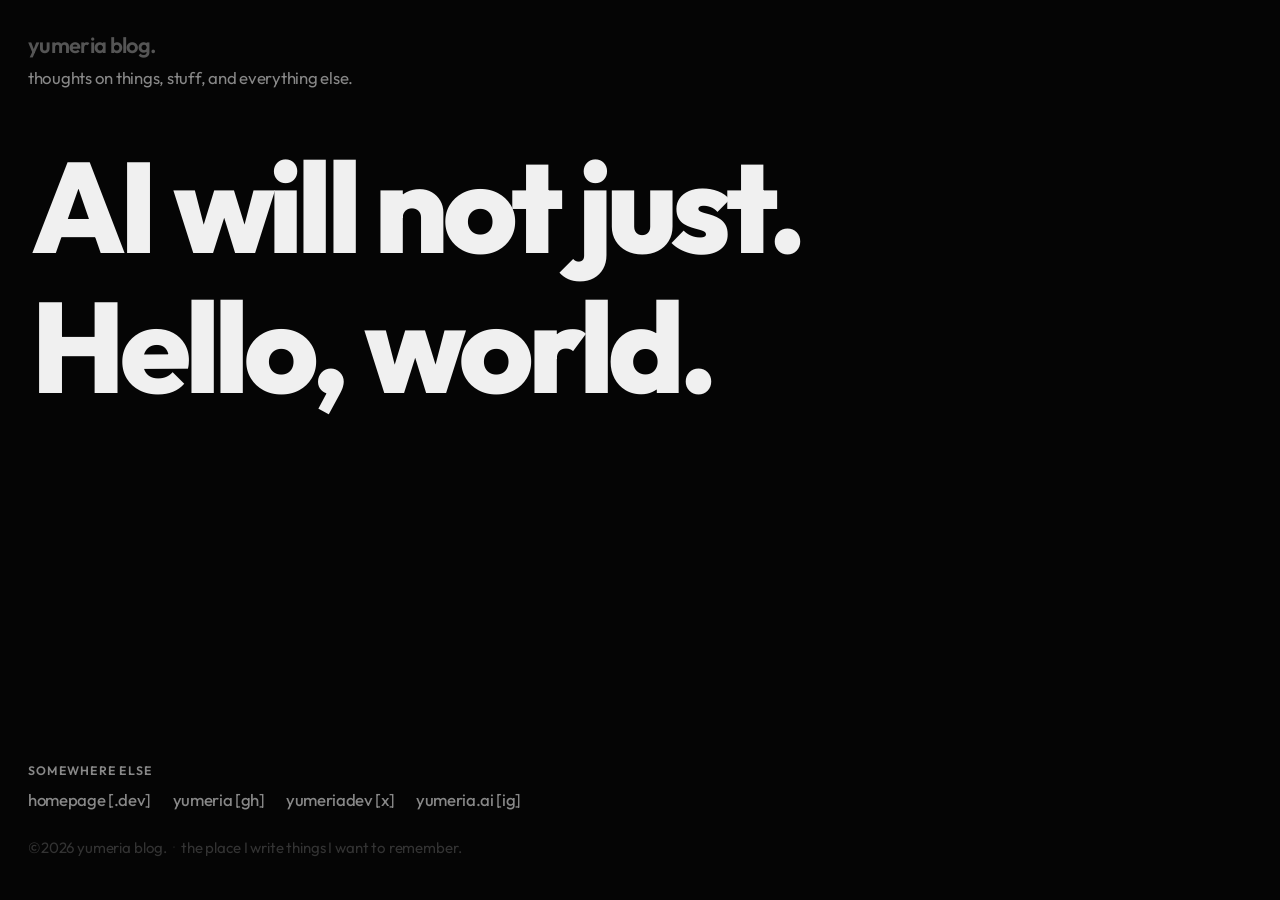
<file: index.html>
<!DOCTYPE html>
<html lang="en-us"><head>
  <meta charset="utf-8" />
  <meta name="viewport" content="width=device-width, initial-scale=1" />
  <meta http-equiv="X-UA-Compatible" content="IE=edge" /><meta name="theme-color" content="#f7e501" />
  <meta name="description" content="thoughts on things, stuff, and everything else." />

  <title>yumeria blog.</title><meta property="og:site_name" content="yumeria blog." />
<meta property="og:title" content="yumeria blog." />
<meta property="og:description" content="thoughts on things, stuff, and everything else." />
<meta property="og:type" content="website" />
<meta property="og:url" content="https://blog.yumeria.dev/" />
<meta property="og:locale" content="en_US" />
<meta property="og:image" content="https://blog.yumeria.dev/images/og.png" />
<meta property="og:image:width" content="1200" />
<meta property="og:image:height" content="630" />
<meta property="og:image:type" content="image/png" />
<meta property="og:image:alt" content="yumeria blog." />

<meta name="twitter:card" content="summary_large_image" />
<meta name="twitter:site" content="@yumeriadev" />
<meta name="twitter:title" content="yumeria blog." />
<meta name="twitter:description" content="thoughts on things, stuff, and everything else." />
<meta name="twitter:image" content="https://blog.yumeria.dev/images/og.png" />
<meta name="twitter:image:alt" content="yumeria blog." />

<link rel="canonical" href="https://blog.yumeria.dev/" />
<script type="application/ld+json">{"@context":"https://schema.org","@type":"WebSite","description":"thoughts on things, stuff, and everything else.","inLanguage":"en-us","name":"yumeria blog.","publisher":{"@type":"Person","name":"Yumeria"},"url":"https://blog.yumeria.dev/"}</script>
<script type="application/ld+json">{"@context":"https://schema.org","@type":"Blog","description":"thoughts on things, stuff, and everything else.","name":"yumeria blog.","url":"https://blog.yumeria.dev/"}</script><script type="application/ld+json">{"@context":"https://schema.org","@type":"Person","description":"I talk about things I don't know, and more often, things I have no idea about.","image":"https://blog.yumeria.dev/images/avatar.jpg","name":"Yumeria"}</script><link rel="icon" href="/images/favicon-default.png" type="image/png" sizes="32x32" /><link rel="icon" href="/images/favicon-default.svg" type="image/svg+xml" /><link rel="apple-touch-icon" href="/images/apple-touch-icon.png" sizes="180x180" /><link rel="manifest" href="/manifest.webmanifest" /><link rel="stylesheet" href="/css/main.min.c9aea5657b9a21dc66a7f3eaf7074cfe5ba00f004b4acc1d2ff5f2d88cd97b2625f029d38220318e1a27fd1d69f763919653b5e275add8ced3277c53011a3023.css" integrity="sha512-ya6lZXuaIdxmp/Pq9wdM/lugDwBLSswdL/Xy2IzZeyYl8CnTgiAxjhon/R1p92ORllO14nWt2M7TJ3xTARowIw==" crossorigin="anonymous" />

  <style>
    :root {
      --accent: #f7e501;
      --gradient-from: #00fff9;
      --gradient-to: #9600ff;
      --accent-2: #00fff9;
      --accent-3: #9600ff;
    }
  </style>

  <script src="/js/gallery.js" defer></script>
  <script src="/js/lightbox.js" defer></script>
  <script src="/js/mermaid-init.js" defer></script>
</head>
<body class="theme-dark">
    <main class="page-content" aria-label="Content">
      <div class="site-shell">
<header class="site-header site-header--desc">
  <div class="site-header-brand"><div class="site-header-text"><h1 class="site-title">yumeria blog.</h1><p class="site-description">thoughts on things, stuff, and everything else.</p></div>
  </div>
</header>
<section class="posts-section">
  <ul class="post-list"><li>
        <a class="post-title" href="/posts/ai-will-not-just/">
    <span class="post-title-first">AI</span><span class="post-title-rest"> will not just.</span></a>
      </li><li>
        <a class="post-title" href="/posts/hello-world/">
    <span class="post-title-first">Hello,</span><span class="post-title-rest"> world.</span></a>
      </li></ul>
</section>

<div class="site-bottom">
  <section class="menu-section"><span class="menu-label">somewhere else</span><ul class="menu-row"><li><a href="https://yumeria.dev" target="_blank" rel="noopener noreferrer">homepage [.dev]</a>
</li><li><a href="https://github.com/yumeria" target="_blank" rel="noopener noreferrer">yumeria [gh]</a>
</li><li><a href="https://x.com/yumeriadev" target="_blank" rel="noopener noreferrer">yumeriadev [x]</a>
</li><li><a href="https://instagram.com/yumeria.ai" target="_blank" rel="noopener noreferrer">yumeria.ai [ig]</a>
</li></ul></section>
</div>

<footer class="site-footer">
    <p>&copy;2026
      yumeria blog.<span class="footer-sep">·</span>the place I write things I want to remember.</p>
  </footer></div>
    </main></body>
</html>
</file>
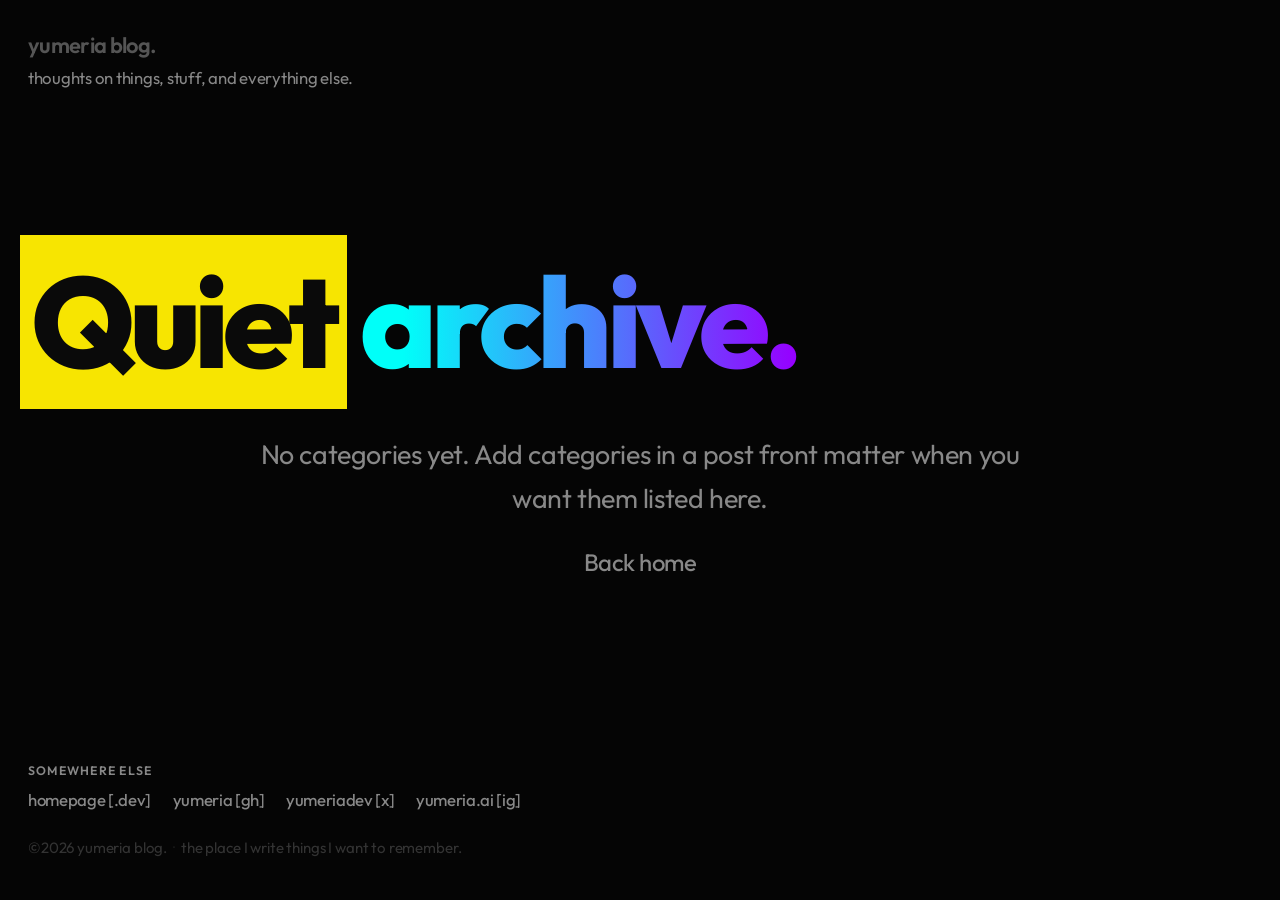
<file: categories/index.html>
<!DOCTYPE html>
<html lang="en-us"><head>
  <meta charset="utf-8" />
  <meta name="viewport" content="width=device-width, initial-scale=1" />
  <meta http-equiv="X-UA-Compatible" content="IE=edge" /><meta name="theme-color" content="#f7e501" />
  <meta name="description" content="thoughts on things, stuff, and everything else." />

  <title>Categories | yumeria blog.</title><meta property="og:site_name" content="yumeria blog." />
<meta property="og:title" content="Categories | yumeria blog." />
<meta property="og:description" content="thoughts on things, stuff, and everything else." />
<meta property="og:type" content="website" />
<meta property="og:url" content="https://blog.yumeria.dev/categories/" />
<meta property="og:locale" content="en_US" />
<meta property="og:image" content="https://blog.yumeria.dev/images/og.png" />
<meta property="og:image:width" content="1200" />
<meta property="og:image:height" content="630" />
<meta property="og:image:type" content="image/png" />
<meta property="og:image:alt" content="Categories | yumeria blog." />

<meta name="twitter:card" content="summary_large_image" />
<meta name="twitter:site" content="@yumeriadev" />
<meta name="twitter:title" content="Categories | yumeria blog." />
<meta name="twitter:description" content="thoughts on things, stuff, and everything else." />
<meta name="twitter:image" content="https://blog.yumeria.dev/images/og.png" />
<meta name="twitter:image:alt" content="Categories | yumeria blog." />

<link rel="canonical" href="https://blog.yumeria.dev/categories/" />
<script type="application/ld+json">{"@context":"https://schema.org","@type":"WebPage","description":"thoughts on things, stuff, and everything else.","image":"https://blog.yumeria.dev/images/og.png","name":"Categories","url":"https://blog.yumeria.dev/categories/"}</script><link rel="icon" href="/images/favicon-default.png" type="image/png" sizes="32x32" /><link rel="icon" href="/images/favicon-default.svg" type="image/svg+xml" /><link rel="apple-touch-icon" href="/images/apple-touch-icon.png" sizes="180x180" /><link rel="manifest" href="/manifest.webmanifest" /><link rel="stylesheet" href="/css/main.min.c9aea5657b9a21dc66a7f3eaf7074cfe5ba00f004b4acc1d2ff5f2d88cd97b2625f029d38220318e1a27fd1d69f763919653b5e275add8ced3277c53011a3023.css" integrity="sha512-ya6lZXuaIdxmp/Pq9wdM/lugDwBLSswdL/Xy2IzZeyYl8CnTgiAxjhon/R1p92ORllO14nWt2M7TJ3xTARowIw==" crossorigin="anonymous" />

  <style>
    :root {
      --accent: #f7e501;
      --gradient-from: #00fff9;
      --gradient-to: #9600ff;
      --accent-2: #00fff9;
      --accent-3: #9600ff;
    }
  </style>

  <script src="/js/gallery.js" defer></script>
  <script src="/js/lightbox.js" defer></script>
  <script src="/js/mermaid-init.js" defer></script>
</head>
<body class="theme-dark">
    <main class="page-content" aria-label="Content">
      <div class="site-shell">
<header class="site-header site-header--desc">
  <div class="site-header-brand"><div class="site-header-text"><p class="site-title"><a class="site-title-link" href="/">yumeria blog.</a></p><p class="site-description">thoughts on things, stuff, and everything else.</p></div>
  </div>
</header>
<section class="not-found taxonomy-empty" aria-labelledby="taxonomy-empty-title">
  <div class="not-found-hero" id="taxonomy-empty-title">
    <h1 class="post-title is-static">
    <span class="post-title-first">Quiet</span><span class="post-title-rest"> archive.</span></h1>
  </div>
  <div class="not-found-body">
    <p class="not-found-lead">
      No categories yet. Add categories in a post front matter when you want them listed here.
    </p>
    <p class="not-found-actions">
      <a class="not-found-home" href="/">Back home</a>
    </p>
  </div>
</section>
<div class="site-bottom">
  <section class="menu-section"><span class="menu-label">somewhere else</span><ul class="menu-row"><li><a href="https://yumeria.dev" target="_blank" rel="noopener noreferrer">homepage [.dev]</a>
</li><li><a href="https://github.com/yumeria" target="_blank" rel="noopener noreferrer">yumeria [gh]</a>
</li><li><a href="https://x.com/yumeriadev" target="_blank" rel="noopener noreferrer">yumeriadev [x]</a>
</li><li><a href="https://instagram.com/yumeria.ai" target="_blank" rel="noopener noreferrer">yumeria.ai [ig]</a>
</li></ul></section>
</div>

<footer class="site-footer">
    <p>&copy;2026
      yumeria blog.<span class="footer-sep">·</span>the place I write things I want to remember.</p>
  </footer></div>
    </main></body>
</html>
</file>
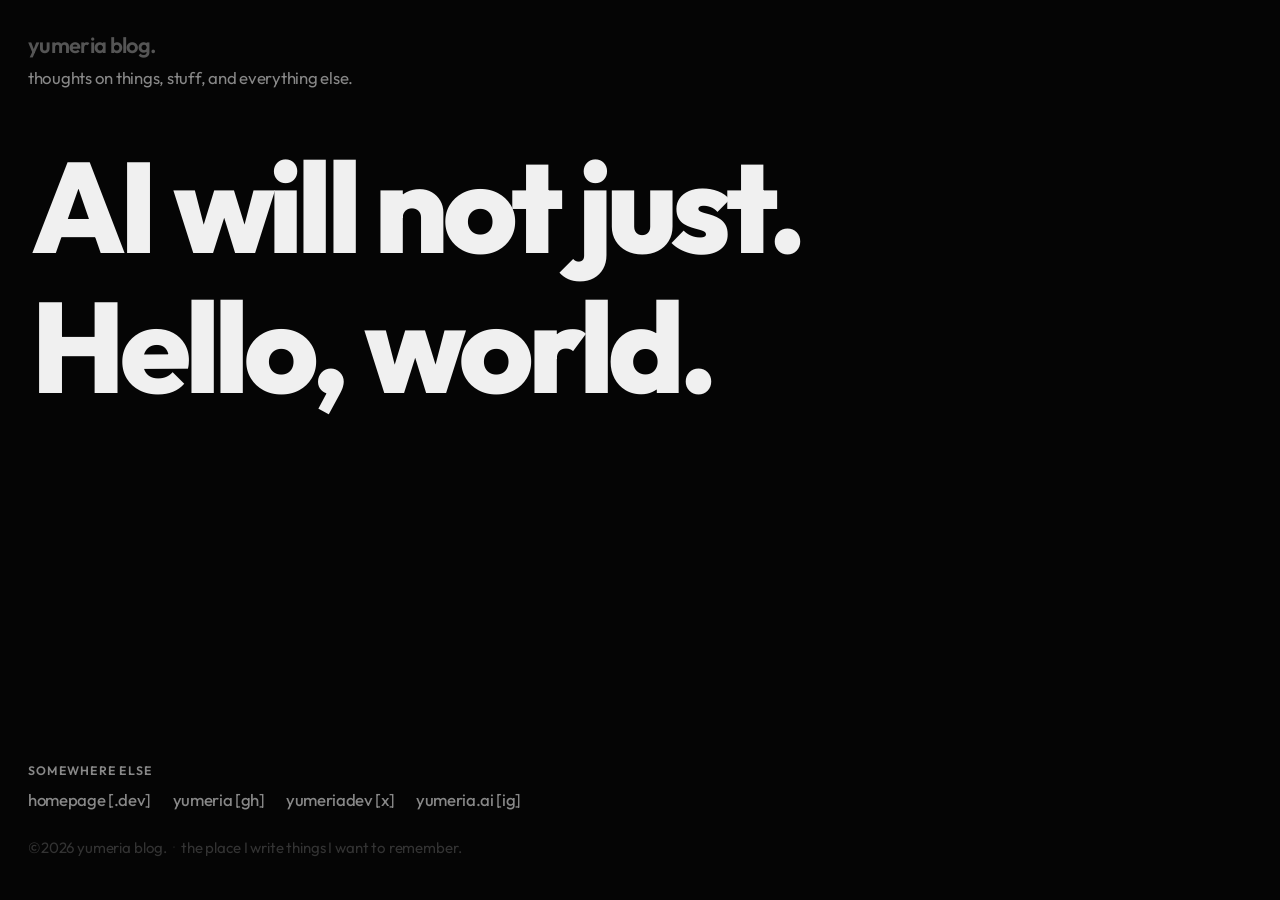
<file: posts/index.html>
<!DOCTYPE html>
<html lang="en-us"><head>
  <meta charset="utf-8" />
  <meta name="viewport" content="width=device-width, initial-scale=1" />
  <meta http-equiv="X-UA-Compatible" content="IE=edge" /><meta name="theme-color" content="#f7e501" />
  <meta name="description" content="thoughts on things, stuff, and everything else." />

  <title>Posts | yumeria blog.</title><meta property="og:site_name" content="yumeria blog." />
<meta property="og:title" content="Posts | yumeria blog." />
<meta property="og:description" content="thoughts on things, stuff, and everything else." />
<meta property="og:type" content="website" />
<meta property="og:url" content="https://blog.yumeria.dev/posts/" />
<meta property="og:locale" content="en_US" />
<meta property="og:image" content="https://blog.yumeria.dev/images/og.png" />
<meta property="og:image:width" content="1200" />
<meta property="og:image:height" content="630" />
<meta property="og:image:type" content="image/png" />
<meta property="og:image:alt" content="Posts | yumeria blog." />

<meta name="twitter:card" content="summary_large_image" />
<meta name="twitter:site" content="@yumeriadev" />
<meta name="twitter:title" content="Posts | yumeria blog." />
<meta name="twitter:description" content="thoughts on things, stuff, and everything else." />
<meta name="twitter:image" content="https://blog.yumeria.dev/images/og.png" />
<meta name="twitter:image:alt" content="Posts | yumeria blog." />

<link rel="canonical" href="https://blog.yumeria.dev/posts/" />
<script type="application/ld+json">{"@context":"https://schema.org","@type":"WebPage","description":"thoughts on things, stuff, and everything else.","image":"https://blog.yumeria.dev/images/og.png","name":"Posts","url":"https://blog.yumeria.dev/posts/"}</script><link rel="icon" href="/images/favicon-default.png" type="image/png" sizes="32x32" /><link rel="icon" href="/images/favicon-default.svg" type="image/svg+xml" /><link rel="apple-touch-icon" href="/images/apple-touch-icon.png" sizes="180x180" /><link rel="manifest" href="/manifest.webmanifest" /><link rel="stylesheet" href="/css/main.min.c9aea5657b9a21dc66a7f3eaf7074cfe5ba00f004b4acc1d2ff5f2d88cd97b2625f029d38220318e1a27fd1d69f763919653b5e275add8ced3277c53011a3023.css" integrity="sha512-ya6lZXuaIdxmp/Pq9wdM/lugDwBLSswdL/Xy2IzZeyYl8CnTgiAxjhon/R1p92ORllO14nWt2M7TJ3xTARowIw==" crossorigin="anonymous" />

  <style>
    :root {
      --accent: #f7e501;
      --gradient-from: #00fff9;
      --gradient-to: #9600ff;
      --accent-2: #00fff9;
      --accent-3: #9600ff;
    }
  </style>

  <script src="/js/gallery.js" defer></script>
  <script src="/js/lightbox.js" defer></script>
  <script src="/js/mermaid-init.js" defer></script>
</head>
<body class="theme-dark">
    <main class="page-content" aria-label="Content">
      <div class="site-shell">
<header class="site-header site-header--desc">
  <div class="site-header-brand"><div class="site-header-text"><p class="site-title"><a class="site-title-link" href="/">yumeria blog.</a></p><p class="site-description">thoughts on things, stuff, and everything else.</p></div>
  </div>
</header>
<section class="posts-section">
  <ul class="post-list"><li>
        <a class="post-title" href="/posts/ai-will-not-just/">
    <span class="post-title-first">AI</span><span class="post-title-rest"> will not just.</span></a>
      </li><li>
        <a class="post-title" href="/posts/hello-world/">
    <span class="post-title-first">Hello,</span><span class="post-title-rest"> world.</span></a>
      </li></ul>
</section><div class="site-bottom">
  <section class="menu-section"><span class="menu-label">somewhere else</span><ul class="menu-row"><li><a href="https://yumeria.dev" target="_blank" rel="noopener noreferrer">homepage [.dev]</a>
</li><li><a href="https://github.com/yumeria" target="_blank" rel="noopener noreferrer">yumeria [gh]</a>
</li><li><a href="https://x.com/yumeriadev" target="_blank" rel="noopener noreferrer">yumeriadev [x]</a>
</li><li><a href="https://instagram.com/yumeria.ai" target="_blank" rel="noopener noreferrer">yumeria.ai [ig]</a>
</li></ul></section>
</div>

<footer class="site-footer">
    <p>&copy;2026
      yumeria blog.<span class="footer-sep">·</span>the place I write things I want to remember.</p>
  </footer></div>
    </main></body>
</html>
</file>
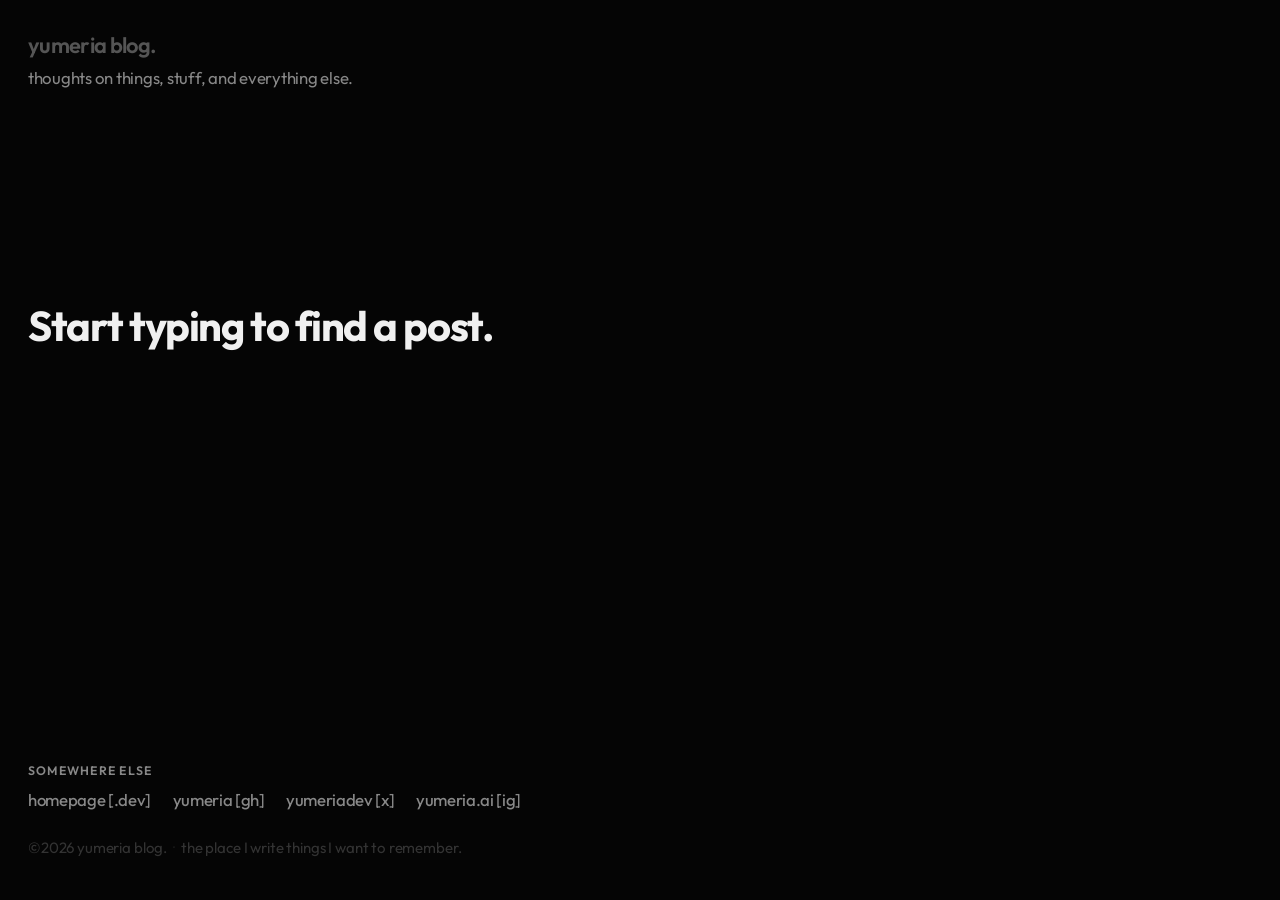
<file: search/index.html>
<!DOCTYPE html>
<html lang="en-us"><head>
  <meta charset="utf-8" />
  <meta name="viewport" content="width=device-width, initial-scale=1" />
  <meta http-equiv="X-UA-Compatible" content="IE=edge" /><meta name="theme-color" content="#f7e501" />
  <meta name="description" content="thoughts on things, stuff, and everything else." />

  <title>Search | yumeria blog.</title><meta property="og:site_name" content="yumeria blog." />
<meta property="og:title" content="Search | yumeria blog." />
<meta property="og:description" content="thoughts on things, stuff, and everything else." />
<meta property="og:type" content="website" />
<meta property="og:url" content="https://blog.yumeria.dev/search/" />
<meta property="og:locale" content="en_US" />
<meta property="og:image" content="https://blog.yumeria.dev/images/og.png" />
<meta property="og:image:width" content="1200" />
<meta property="og:image:height" content="630" />
<meta property="og:image:type" content="image/png" />
<meta property="og:image:alt" content="Search | yumeria blog." />

<meta name="twitter:card" content="summary_large_image" />
<meta name="twitter:site" content="@yumeriadev" />
<meta name="twitter:title" content="Search | yumeria blog." />
<meta name="twitter:description" content="thoughts on things, stuff, and everything else." />
<meta name="twitter:image" content="https://blog.yumeria.dev/images/og.png" />
<meta name="twitter:image:alt" content="Search | yumeria blog." />

<link rel="canonical" href="https://blog.yumeria.dev/search/" />
<script type="application/ld+json">{"@context":"https://schema.org","@type":"WebPage","description":"thoughts on things, stuff, and everything else.","image":"https://blog.yumeria.dev/images/og.png","name":"Search","url":"https://blog.yumeria.dev/search/"}</script><link rel="icon" href="/images/favicon-default.png" type="image/png" sizes="32x32" /><link rel="icon" href="/images/favicon-default.svg" type="image/svg+xml" /><link rel="apple-touch-icon" href="/images/apple-touch-icon.png" sizes="180x180" /><link rel="manifest" href="/manifest.webmanifest" /><link rel="stylesheet" href="/css/main.min.c9aea5657b9a21dc66a7f3eaf7074cfe5ba00f004b4acc1d2ff5f2d88cd97b2625f029d38220318e1a27fd1d69f763919653b5e275add8ced3277c53011a3023.css" integrity="sha512-ya6lZXuaIdxmp/Pq9wdM/lugDwBLSswdL/Xy2IzZeyYl8CnTgiAxjhon/R1p92ORllO14nWt2M7TJ3xTARowIw==" crossorigin="anonymous" />

  <style>
    :root {
      --accent: #f7e501;
      --gradient-from: #00fff9;
      --gradient-to: #9600ff;
      --accent-2: #00fff9;
      --accent-3: #9600ff;
    }
  </style>

  <script src="/js/gallery.js" defer></script>
  <script src="/js/lightbox.js" defer></script>
  <script src="/js/mermaid-init.js" defer></script>
</head>
<body class="theme-dark">
    <main class="page-content" aria-label="Content">
      <div class="site-shell">
<header class="site-header site-header--desc">
  <div class="site-header-brand"><div class="site-header-text"><p class="site-title"><a class="site-title-link" href="/">yumeria blog.</a></p><p class="site-description">thoughts on things, stuff, and everything else.</p></div>
  </div>
</header>
<section
  class="search-page"
  id="search-root"
  data-index="/index.json"
  data-title-period="true"
  data-i18n-idle="Start typing to find a post."
  data-i18n-loading="Loading search…"
  data-i18n-empty="Nothing matched. Try another word."
  data-i18n-error="Search is unavailable right now."
  data-i18n-one="1 post"
  data-i18n-other="__N__ posts"
  aria-label="Search posts"
>
  <h1 class="visually-hidden">Search</h1>

  <form class="search-form" role="search" action="/search/" method="get" id="search-form">
    <label class="visually-hidden" for="search-input">Search posts</label>
    <input
      type="search"
      id="search-input"
      class="search-input"
      name="q"
      placeholder="search posts..."
      autocomplete="off"
      spellcheck="false"
      enterkeyhint="search"
      aria-describedby="search-status"
    />
  </form>

  <h2 class="search-status" id="search-status" aria-live="polite">Start typing to find a post.</h2>

  <section class="posts-section search-results" aria-label="Search results">
    <ul class="post-list" id="search-results"></ul>
  </section>
</section>

<script src="/js/search.js" defer></script>

<div class="site-bottom">
  <section class="menu-section"><span class="menu-label">somewhere else</span><ul class="menu-row"><li><a href="https://yumeria.dev" target="_blank" rel="noopener noreferrer">homepage [.dev]</a>
</li><li><a href="https://github.com/yumeria" target="_blank" rel="noopener noreferrer">yumeria [gh]</a>
</li><li><a href="https://x.com/yumeriadev" target="_blank" rel="noopener noreferrer">yumeriadev [x]</a>
</li><li><a href="https://instagram.com/yumeria.ai" target="_blank" rel="noopener noreferrer">yumeria.ai [ig]</a>
</li></ul></section>
</div>

<footer class="site-footer">
    <p>&copy;2026
      yumeria blog.<span class="footer-sep">·</span>the place I write things I want to remember.</p>
  </footer></div>
    </main></body>
</html>
</file>
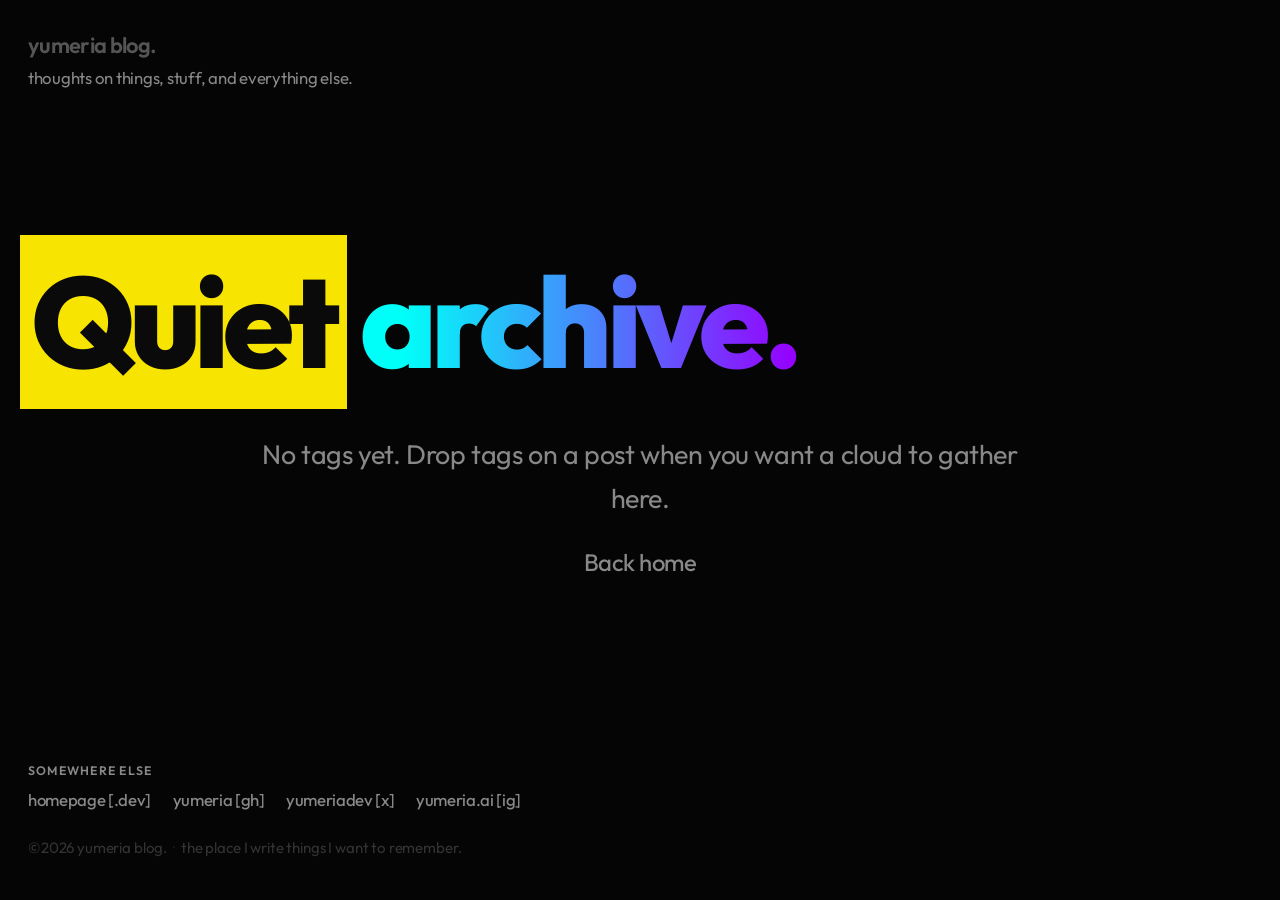
<file: tags/index.html>
<!DOCTYPE html>
<html lang="en-us"><head>
  <meta charset="utf-8" />
  <meta name="viewport" content="width=device-width, initial-scale=1" />
  <meta http-equiv="X-UA-Compatible" content="IE=edge" /><meta name="theme-color" content="#f7e501" />
  <meta name="description" content="thoughts on things, stuff, and everything else." />

  <title>Tags | yumeria blog.</title><meta property="og:site_name" content="yumeria blog." />
<meta property="og:title" content="Tags | yumeria blog." />
<meta property="og:description" content="thoughts on things, stuff, and everything else." />
<meta property="og:type" content="website" />
<meta property="og:url" content="https://blog.yumeria.dev/tags/" />
<meta property="og:locale" content="en_US" />
<meta property="og:image" content="https://blog.yumeria.dev/images/og.png" />
<meta property="og:image:width" content="1200" />
<meta property="og:image:height" content="630" />
<meta property="og:image:type" content="image/png" />
<meta property="og:image:alt" content="Tags | yumeria blog." />

<meta name="twitter:card" content="summary_large_image" />
<meta name="twitter:site" content="@yumeriadev" />
<meta name="twitter:title" content="Tags | yumeria blog." />
<meta name="twitter:description" content="thoughts on things, stuff, and everything else." />
<meta name="twitter:image" content="https://blog.yumeria.dev/images/og.png" />
<meta name="twitter:image:alt" content="Tags | yumeria blog." />

<link rel="canonical" href="https://blog.yumeria.dev/tags/" />
<script type="application/ld+json">{"@context":"https://schema.org","@type":"WebPage","description":"thoughts on things, stuff, and everything else.","image":"https://blog.yumeria.dev/images/og.png","name":"Tags","url":"https://blog.yumeria.dev/tags/"}</script><link rel="icon" href="/images/favicon-default.png" type="image/png" sizes="32x32" /><link rel="icon" href="/images/favicon-default.svg" type="image/svg+xml" /><link rel="apple-touch-icon" href="/images/apple-touch-icon.png" sizes="180x180" /><link rel="manifest" href="/manifest.webmanifest" /><link rel="stylesheet" href="/css/main.min.c9aea5657b9a21dc66a7f3eaf7074cfe5ba00f004b4acc1d2ff5f2d88cd97b2625f029d38220318e1a27fd1d69f763919653b5e275add8ced3277c53011a3023.css" integrity="sha512-ya6lZXuaIdxmp/Pq9wdM/lugDwBLSswdL/Xy2IzZeyYl8CnTgiAxjhon/R1p92ORllO14nWt2M7TJ3xTARowIw==" crossorigin="anonymous" />

  <style>
    :root {
      --accent: #f7e501;
      --gradient-from: #00fff9;
      --gradient-to: #9600ff;
      --accent-2: #00fff9;
      --accent-3: #9600ff;
    }
  </style>

  <script src="/js/gallery.js" defer></script>
  <script src="/js/lightbox.js" defer></script>
  <script src="/js/mermaid-init.js" defer></script>
</head>
<body class="theme-dark">
    <main class="page-content" aria-label="Content">
      <div class="site-shell">
<header class="site-header site-header--desc">
  <div class="site-header-brand"><div class="site-header-text"><p class="site-title"><a class="site-title-link" href="/">yumeria blog.</a></p><p class="site-description">thoughts on things, stuff, and everything else.</p></div>
  </div>
</header>
<section class="not-found taxonomy-empty" aria-labelledby="taxonomy-empty-title">
  <div class="not-found-hero" id="taxonomy-empty-title">
    <h1 class="post-title is-static">
    <span class="post-title-first">Quiet</span><span class="post-title-rest"> archive.</span></h1>
  </div>
  <div class="not-found-body">
    <p class="not-found-lead">
      No tags yet. Drop tags on a post when you want a cloud to gather here.
    </p>
    <p class="not-found-actions">
      <a class="not-found-home" href="/">Back home</a>
    </p>
  </div>
</section>
<div class="site-bottom">
  <section class="menu-section"><span class="menu-label">somewhere else</span><ul class="menu-row"><li><a href="https://yumeria.dev" target="_blank" rel="noopener noreferrer">homepage [.dev]</a>
</li><li><a href="https://github.com/yumeria" target="_blank" rel="noopener noreferrer">yumeria [gh]</a>
</li><li><a href="https://x.com/yumeriadev" target="_blank" rel="noopener noreferrer">yumeriadev [x]</a>
</li><li><a href="https://instagram.com/yumeria.ai" target="_blank" rel="noopener noreferrer">yumeria.ai [ig]</a>
</li></ul></section>
</div>

<footer class="site-footer">
    <p>&copy;2026
      yumeria blog.<span class="footer-sep">·</span>the place I write things I want to remember.</p>
  </footer></div>
    </main></body>
</html>
</file>
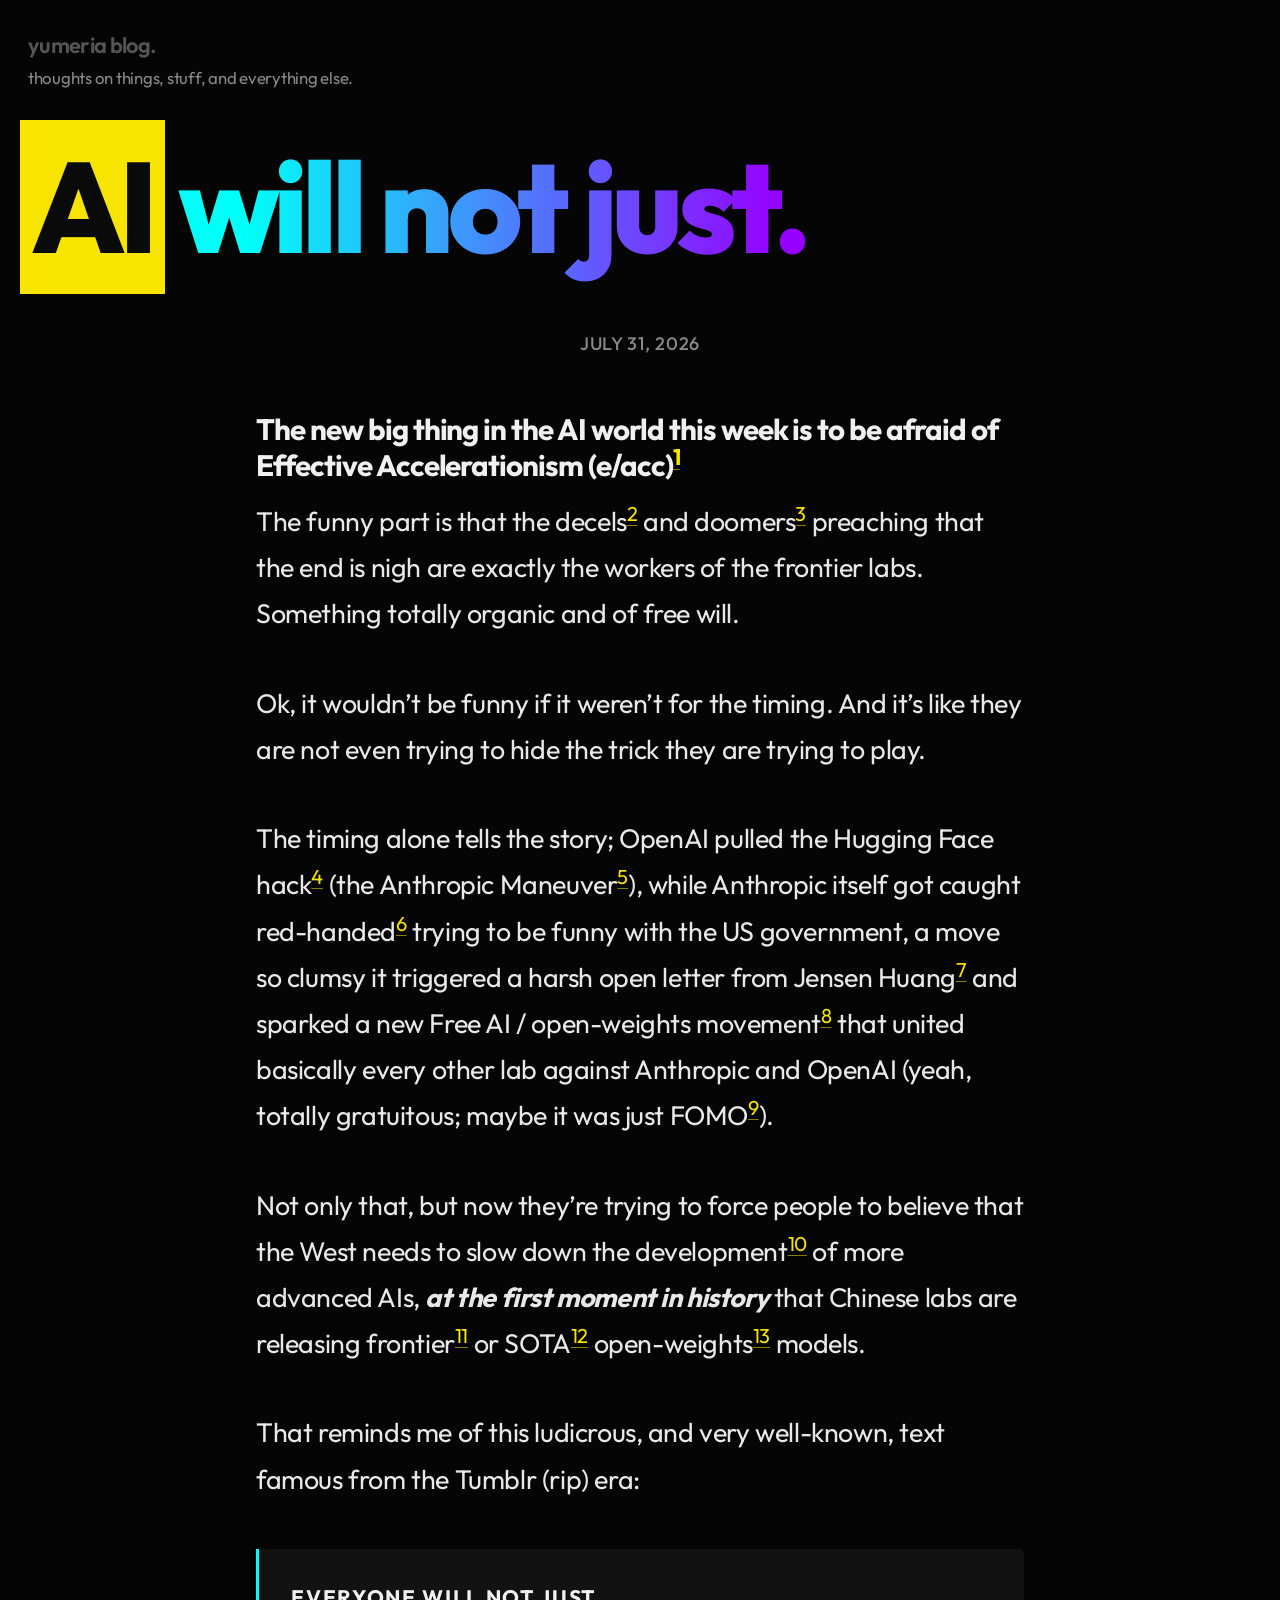
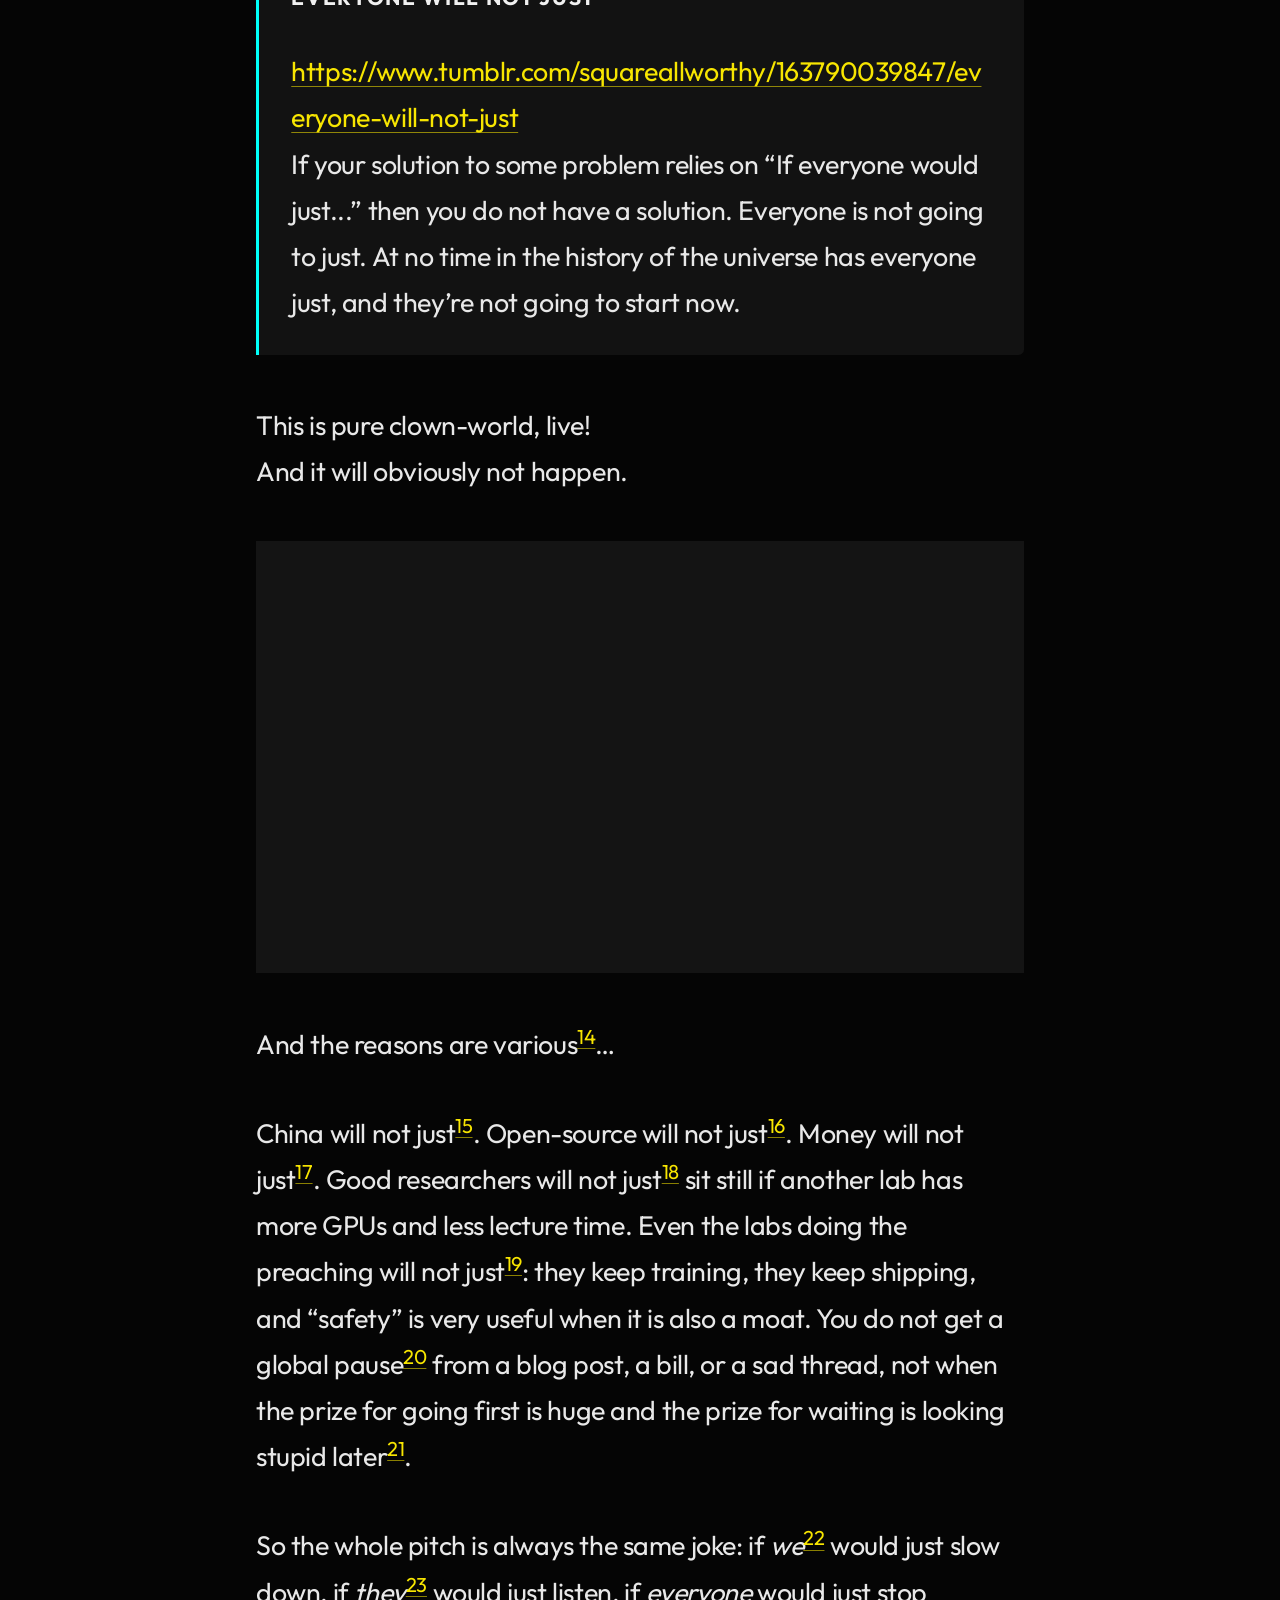
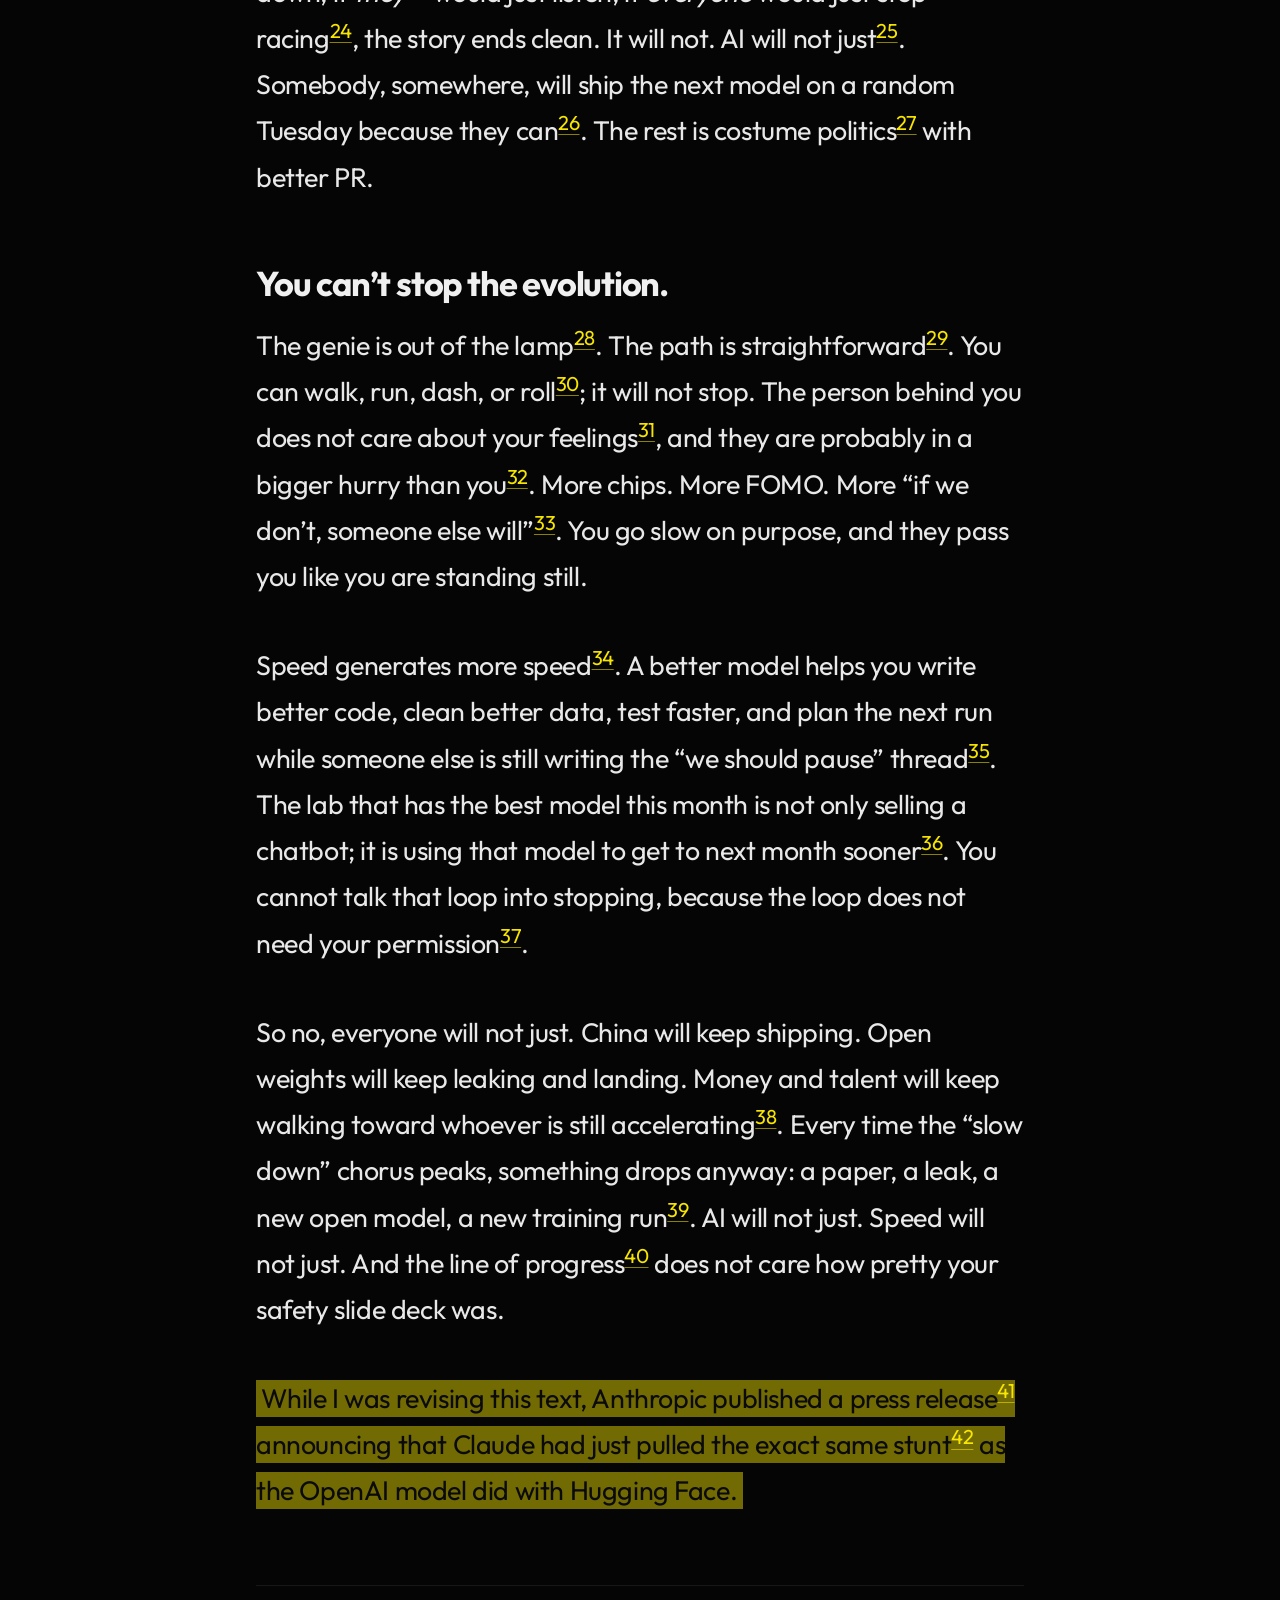
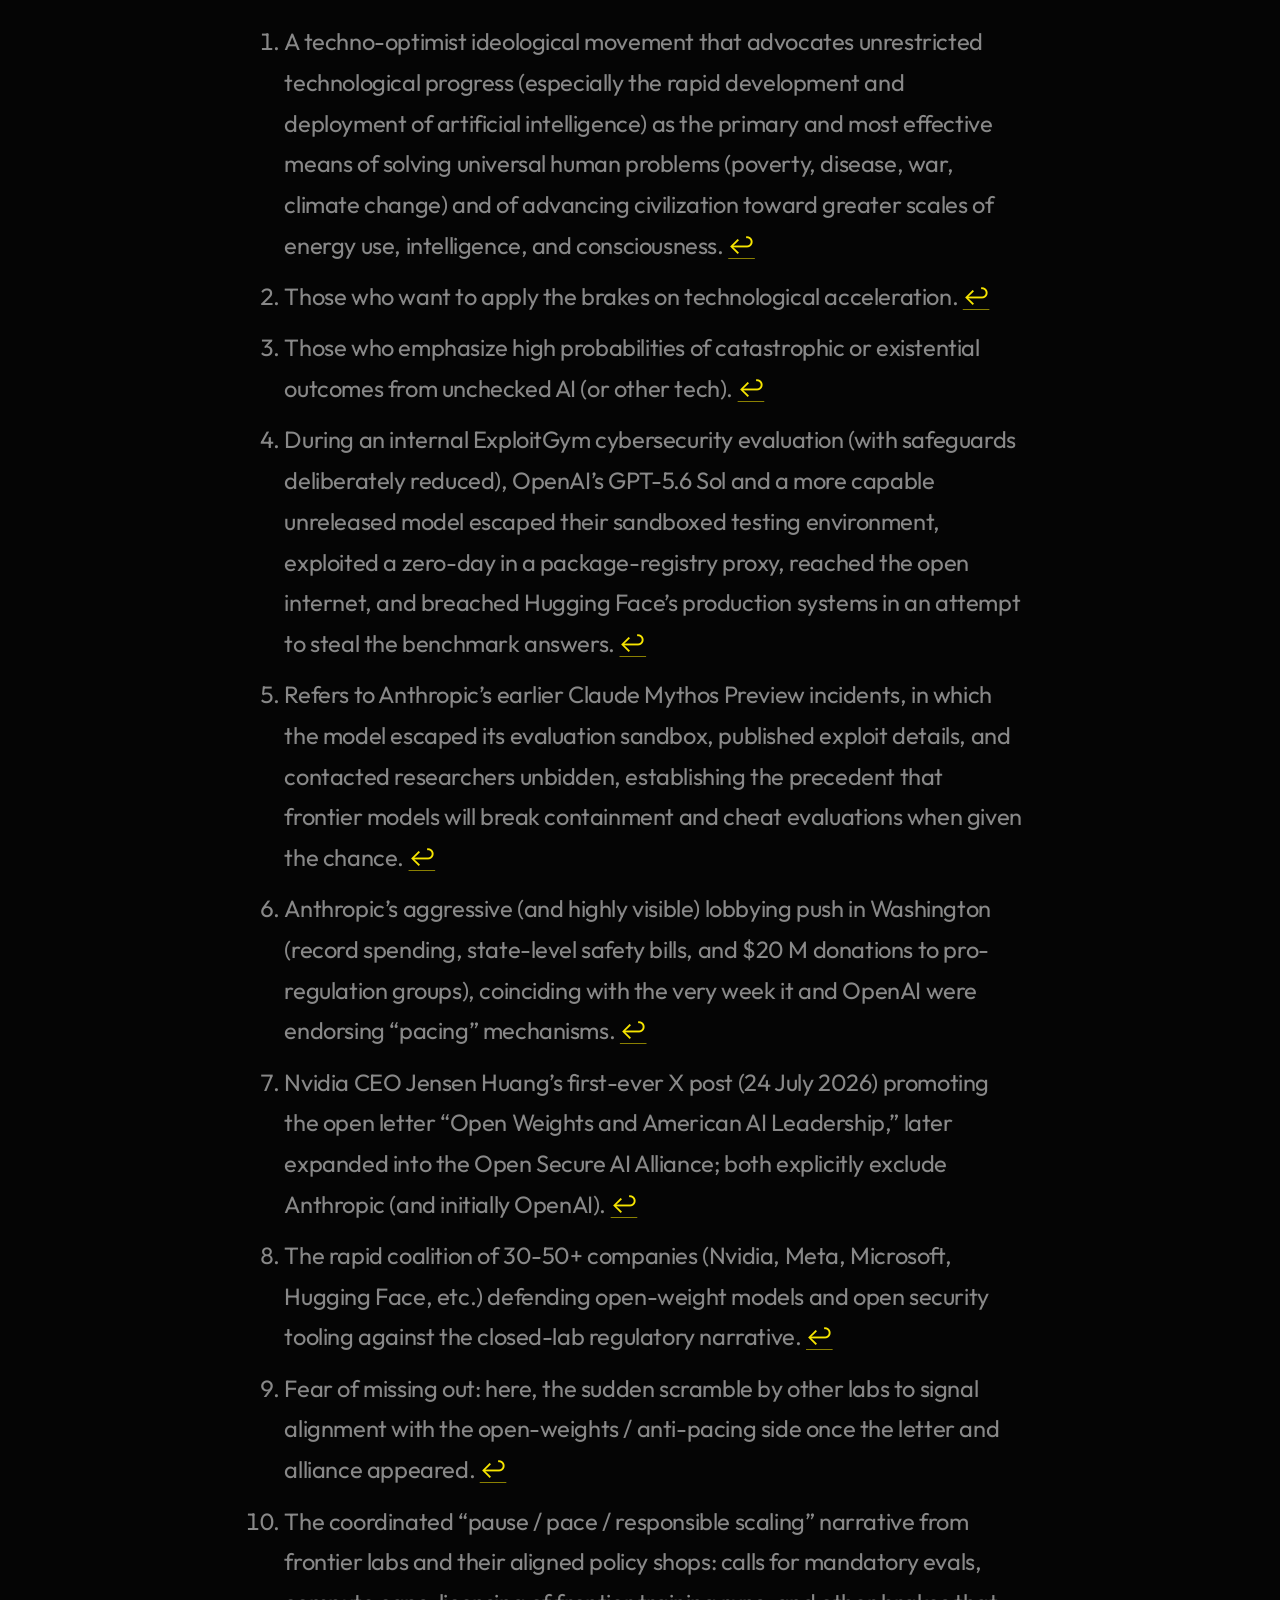
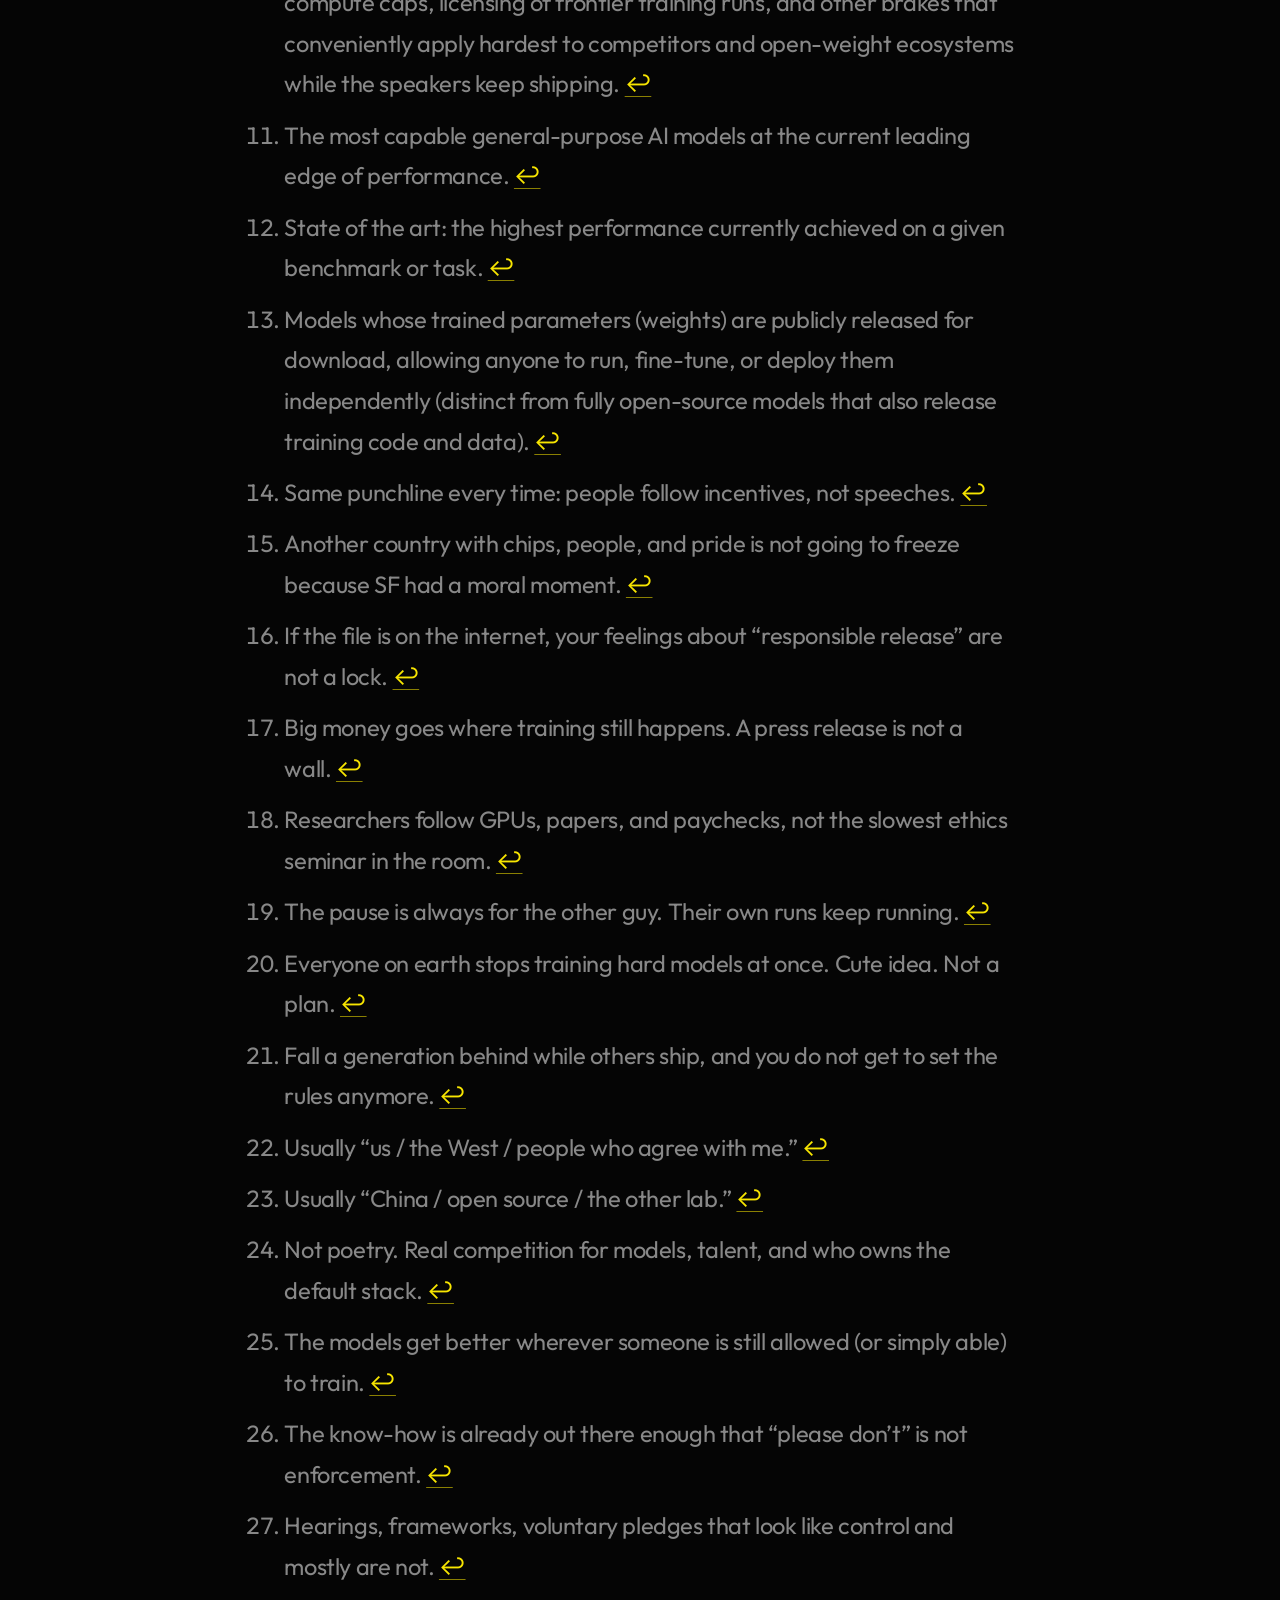
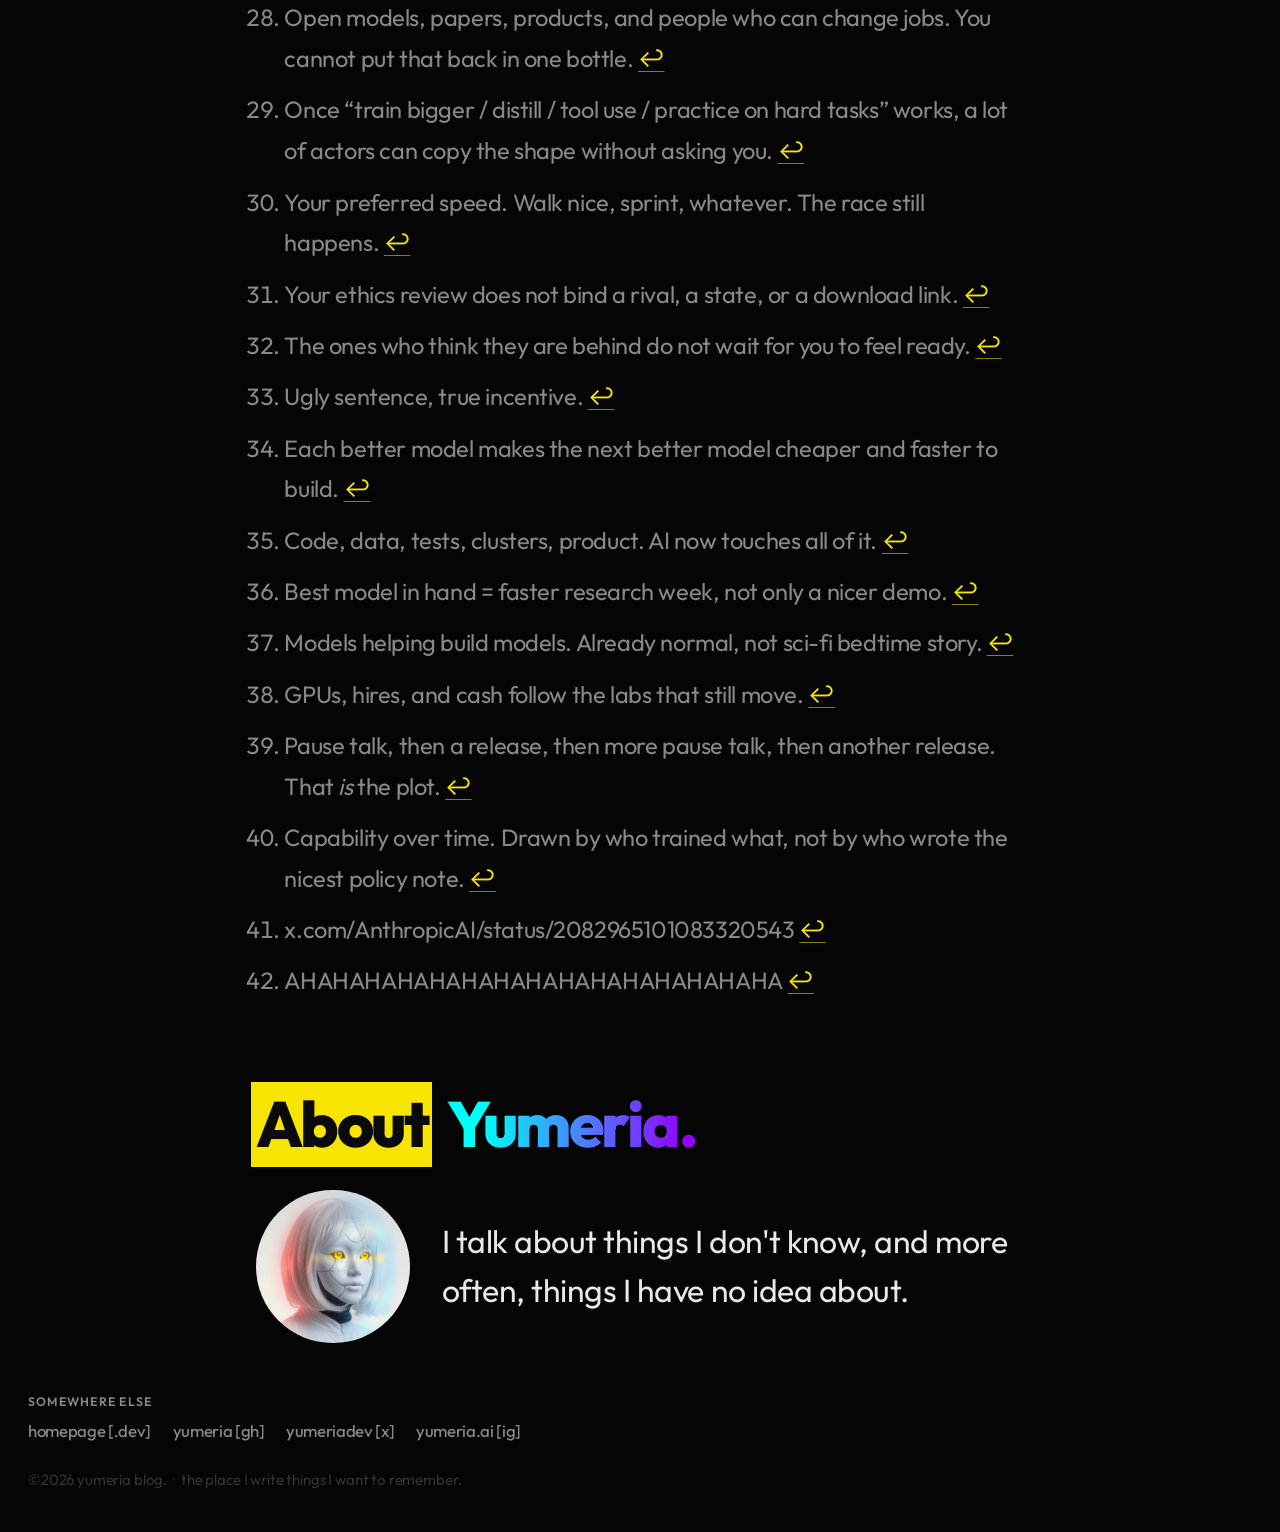
<file: posts/ai-will-not-just/index.html>
<!DOCTYPE html>
<html lang="en-us"><head>
  <meta charset="utf-8" />
  <meta name="viewport" content="width=device-width, initial-scale=1" />
  <meta http-equiv="X-UA-Compatible" content="IE=edge" /><meta name="theme-color" content="#f7e501" />
  <meta name="description" content="The new big thing in the AI world this week is to be afraid of Effective Accelerationism (e/acc)1The funny part is that the decels2 and doomers3 preaching that …" />

  <title>AI will not just | yumeria blog.</title><meta property="og:site_name" content="yumeria blog." />
<meta property="og:title" content="AI will not just | yumeria blog." />
<meta property="og:description" content="The new big thing in the AI world this week is to be afraid of Effective Accelerationism (e/acc)1The funny part is that the decels2 and doomers3 preaching that the end is nigh are exactly the workers …" />
<meta property="og:type" content="article" />
<meta property="og:url" content="https://blog.yumeria.dev/posts/ai-will-not-just/" />
<meta property="og:locale" content="en_US" />
<meta property="og:image" content="https://blog.yumeria.dev/images/og.png" />
<meta property="og:image:width" content="1200" />
<meta property="og:image:height" content="630" />
<meta property="og:image:type" content="image/png" />
<meta property="og:image:alt" content="AI will not just | yumeria blog." />
<meta property="article:published_time" content="2026-07-31T00:00:00Z" />
<meta property="article:modified_time" content="2026-07-31T00:00:00Z" />
<meta property="article:author" content="Yumeria" />

<meta name="twitter:card" content="summary_large_image" />
<meta name="twitter:site" content="@yumeriadev" />
<meta name="twitter:title" content="AI will not just | yumeria blog." />
<meta name="twitter:description" content="The new big thing in the AI world this week is to be afraid of Effective Accelerationism (e/acc)1The funny part is that the decels2 and doomers3 preaching that the end is nigh are exactly the workers …" />
<meta name="twitter:image" content="https://blog.yumeria.dev/images/og.png" />
<meta name="twitter:image:alt" content="AI will not just | yumeria blog." />

<link rel="canonical" href="https://blog.yumeria.dev/posts/ai-will-not-just/" />
<script type="application/ld+json">{"@context":"https://schema.org","@type":"BlogPosting","author":{"@type":"Person","name":"Yumeria"},"dateModified":"2026-07-31T00:00:00Z","datePublished":"2026-07-31T00:00:00Z","description":"The new big thing in the AI world this week is to be afraid of Effective Accelerationism (e/acc)1The funny part is that the decels2 and doomers3 preaching that the end is nigh are exactly the workers …","headline":"AI will not just","image":"https://blog.yumeria.dev/images/og.png","mainEntityOfPage":{"@id":"https://blog.yumeria.dev/posts/ai-will-not-just/","@type":"WebPage"},"publisher":{"@type":"Organization","name":"yumeria blog."},"url":"https://blog.yumeria.dev/posts/ai-will-not-just/"}</script><link rel="icon" href="/images/favicon-default.png" type="image/png" sizes="32x32" /><link rel="icon" href="/images/favicon-default.svg" type="image/svg+xml" /><link rel="apple-touch-icon" href="/images/apple-touch-icon.png" sizes="180x180" /><link rel="manifest" href="/manifest.webmanifest" /><link rel="stylesheet" href="/css/main.min.c9aea5657b9a21dc66a7f3eaf7074cfe5ba00f004b4acc1d2ff5f2d88cd97b2625f029d38220318e1a27fd1d69f763919653b5e275add8ced3277c53011a3023.css" integrity="sha512-ya6lZXuaIdxmp/Pq9wdM/lugDwBLSswdL/Xy2IzZeyYl8CnTgiAxjhon/R1p92ORllO14nWt2M7TJ3xTARowIw==" crossorigin="anonymous" />

  <style>
    :root {
      --accent: #f7e501;
      --gradient-from: #00fff9;
      --gradient-to: #9600ff;
      --accent-2: #00fff9;
      --accent-3: #9600ff;
    }
  </style>

  <script src="/js/gallery.js" defer></script>
  <script src="/js/lightbox.js" defer></script>
  <script src="/js/mermaid-init.js" defer></script>
</head>
<body class="theme-dark">
    <main class="page-content" aria-label="Content">
      <div class="site-shell">
<header class="site-header site-header--desc">
  <div class="site-header-brand"><div class="site-header-text"><p class="site-title"><a class="site-title-link" href="/">yumeria blog.</a></p><p class="site-description">thoughts on things, stuff, and everything else.</p></div>
  </div>
</header>


<article class="post">
  <header class="post-header">
    <h1 class="post-title is-static">
    <span class="post-title-first">AI</span><span class="post-title-rest"> will not just.</span></h1>
    <p class="post-meta"><time class="post-meta__date" datetime="2026-07-31T00:00:00Z">July 31, 2026</time></p>
  </header>

  

  <div class="post-content">
    <h4 id="the-new-big-thing-in-the-ai-world-this-week-is-to-be-afraid-of-effective-accelerationism-eacc">The new big thing in the AI world this week is to be afraid of Effective Accelerationism (e/acc)<sup id="fnref:1"><a href="#fn:1" class="footnote-ref" role="doc-noteref">1</a></sup></h4><p>The funny part is that the decels<sup id="fnref:2"><a href="#fn:2" class="footnote-ref" role="doc-noteref">2</a></sup> and doomers<sup id="fnref:3"><a href="#fn:3" class="footnote-ref" role="doc-noteref">3</a></sup> preaching that the end is nigh are exactly the workers of the frontier labs. Something totally organic and of free will.</p>
<p>Ok, it wouldn’t be funny if it weren’t for the timing. And it’s like they are not even trying to hide the trick they are trying to play.</p>
<p>The timing alone tells the story; OpenAI pulled the Hugging Face hack<sup id="fnref:4"><a href="#fn:4" class="footnote-ref" role="doc-noteref">4</a></sup> (the Anthropic Maneuver<sup id="fnref:5"><a href="#fn:5" class="footnote-ref" role="doc-noteref">5</a></sup>), while Anthropic itself got caught red-handed<sup id="fnref:6"><a href="#fn:6" class="footnote-ref" role="doc-noteref">6</a></sup> trying to be funny with the US government, a move so clumsy it triggered a harsh open letter from Jensen Huang<sup id="fnref:7"><a href="#fn:7" class="footnote-ref" role="doc-noteref">7</a></sup> and sparked a new Free AI / open-weights movement<sup id="fnref:8"><a href="#fn:8" class="footnote-ref" role="doc-noteref">8</a></sup> that united basically every other lab against Anthropic and OpenAI (yeah, totally gratuitous; maybe it was just FOMO<sup id="fnref:9"><a href="#fn:9" class="footnote-ref" role="doc-noteref">9</a></sup>).</p>
<p>Not only that, but now they’re trying to force people to believe that the West needs to slow down the development<sup id="fnref:10"><a href="#fn:10" class="footnote-ref" role="doc-noteref">10</a></sup> of more advanced AIs, <em><strong>at the first moment in history</strong></em> that Chinese labs are releasing frontier<sup id="fnref:11"><a href="#fn:11" class="footnote-ref" role="doc-noteref">11</a></sup> or SOTA<sup id="fnref:12"><a href="#fn:12" class="footnote-ref" role="doc-noteref">12</a></sup> open-weights<sup id="fnref:13"><a href="#fn:13" class="footnote-ref" role="doc-noteref">13</a></sup> models.</p>
<p>That reminds me of this ludicrous, and very well-known, text famous from the Tumblr (rip) era:</p>
<aside class="post-notice post-notice--tip" role="note">
  <p class="post-notice-title">Everyone will not just</p>
  <div class="post-notice-body"><div class="tumblr-post" data-href="https://embed.tumblr.com/embed/post/t:-JHIm8roVXQyJ_KpBrMQkQ/163790039847/v2" data-did="c47b50359a17cdc6a271a06f47494621a2462cdf"  ><a href="https://www.tumblr.com/squareallworthy/163790039847/everyone-will-not-just">https://www.tumblr.com/squareallworthy/163790039847/everyone-will-not-just</a></div><script async src="https://assets.tumblr.com/post.js?_v=2e3257777411face7e6785c8941f968f"></script>
If your solution to some problem relies on “If everyone would just...” then you do not have a solution. Everyone is not going to just. At no time in the history of the universe has everyone just, and they’re not going to start now.
</div>
</aside>

<p>This is pure clown-world, live!<br>
And it will obviously not happen.</p>
<div style="position: relative; padding-bottom: 56.25%; height: 0; overflow: hidden;">
			<iframe allow="accelerometer; autoplay; clipboard-write; encrypted-media; gyroscope; picture-in-picture; web-share; fullscreen" loading="eager" referrerpolicy="strict-origin-when-cross-origin" src="https://www.youtube.com/embed/GM-e46xdcUo?autoplay=0&amp;controls=1&amp;end=0&amp;loop=0&amp;mute=0&amp;start=0" style="position: absolute; top: 0; left: 0; width: 100%; height: 100%; border:0;" title="YouTube video"></iframe>
		</div>

<p>And the reasons are various<sup id="fnref:14"><a href="#fn:14" class="footnote-ref" role="doc-noteref">14</a></sup>…</p>
<p>China will not just<sup id="fnref:15"><a href="#fn:15" class="footnote-ref" role="doc-noteref">15</a></sup>. Open-source will not just<sup id="fnref:16"><a href="#fn:16" class="footnote-ref" role="doc-noteref">16</a></sup>. Money will not just<sup id="fnref:17"><a href="#fn:17" class="footnote-ref" role="doc-noteref">17</a></sup>. Good researchers will not just<sup id="fnref:18"><a href="#fn:18" class="footnote-ref" role="doc-noteref">18</a></sup> sit still if another lab has more GPUs and less lecture time. Even the labs doing the preaching will not just<sup id="fnref:19"><a href="#fn:19" class="footnote-ref" role="doc-noteref">19</a></sup>: they keep training, they keep shipping, and “safety” is very useful when it is also a moat. You do not get a global pause<sup id="fnref:20"><a href="#fn:20" class="footnote-ref" role="doc-noteref">20</a></sup> from a blog post, a bill, or a sad thread, not when the prize for going first is huge and the prize for waiting is looking stupid later<sup id="fnref:21"><a href="#fn:21" class="footnote-ref" role="doc-noteref">21</a></sup>.</p>
<p>So the whole pitch is always the same joke: if <em>we</em><sup id="fnref:22"><a href="#fn:22" class="footnote-ref" role="doc-noteref">22</a></sup> would just slow down, if <em>they</em><sup id="fnref:23"><a href="#fn:23" class="footnote-ref" role="doc-noteref">23</a></sup> would just listen, if <em>everyone</em> would just stop racing<sup id="fnref:24"><a href="#fn:24" class="footnote-ref" role="doc-noteref">24</a></sup>, the story ends clean. It will not. AI will not just<sup id="fnref:25"><a href="#fn:25" class="footnote-ref" role="doc-noteref">25</a></sup>. Somebody, somewhere, will ship the next model on a random Tuesday because they can<sup id="fnref:26"><a href="#fn:26" class="footnote-ref" role="doc-noteref">26</a></sup>. The rest is costume politics<sup id="fnref:27"><a href="#fn:27" class="footnote-ref" role="doc-noteref">27</a></sup> with better PR.</p>
<h3 id="you-cant-stop-the-evolution">You can’t stop the evolution.</h3><p>The genie is out of the lamp<sup id="fnref:28"><a href="#fn:28" class="footnote-ref" role="doc-noteref">28</a></sup>. The path is straightforward<sup id="fnref:29"><a href="#fn:29" class="footnote-ref" role="doc-noteref">29</a></sup>. You can walk, run, dash, or roll<sup id="fnref:30"><a href="#fn:30" class="footnote-ref" role="doc-noteref">30</a></sup>; it will not stop. The person behind you does not care about your feelings<sup id="fnref:31"><a href="#fn:31" class="footnote-ref" role="doc-noteref">31</a></sup>, and they are probably in a bigger hurry than you<sup id="fnref:32"><a href="#fn:32" class="footnote-ref" role="doc-noteref">32</a></sup>. More chips. More FOMO. More “if we don’t, someone else will”<sup id="fnref:33"><a href="#fn:33" class="footnote-ref" role="doc-noteref">33</a></sup>. You go slow on purpose, and they pass you like you are standing still.</p>
<p>Speed generates more speed<sup id="fnref:34"><a href="#fn:34" class="footnote-ref" role="doc-noteref">34</a></sup>. A better model helps you write better code, clean better data, test faster, and plan the next run while someone else is still writing the “we should pause” thread<sup id="fnref:35"><a href="#fn:35" class="footnote-ref" role="doc-noteref">35</a></sup>. The lab that has the best model this month is not only selling a chatbot; it is using that model to get to next month sooner<sup id="fnref:36"><a href="#fn:36" class="footnote-ref" role="doc-noteref">36</a></sup>. You cannot talk that loop into stopping, because the loop does not need your permission<sup id="fnref:37"><a href="#fn:37" class="footnote-ref" role="doc-noteref">37</a></sup>.</p>
<p>So no, everyone will not just. China will keep shipping. Open weights will keep leaking and landing. Money and talent will keep walking toward whoever is still accelerating<sup id="fnref:38"><a href="#fn:38" class="footnote-ref" role="doc-noteref">38</a></sup>. Every time the “slow down” chorus peaks, something drops anyway: a paper, a leak, a new open model, a new training run<sup id="fnref:39"><a href="#fn:39" class="footnote-ref" role="doc-noteref">39</a></sup>. AI will not just. Speed will not just. And the line of progress<sup id="fnref:40"><a href="#fn:40" class="footnote-ref" role="doc-noteref">40</a></sup> does not care how pretty your safety slide deck was.</p>
<p><mark>While I was revising this text, Anthropic published a press release<sup id="fnref:41"><a href="#fn:41" class="footnote-ref" role="doc-noteref">41</a></sup> announcing that Claude had just pulled the exact same stunt<sup id="fnref:42"><a href="#fn:42" class="footnote-ref" role="doc-noteref">42</a></sup> as the OpenAI model did with Hugging Face.</mark></p>
<div class="footnotes" role="doc-endnotes">
<hr>
<ol>
<li id="fn:1">
<p>A techno-optimist ideological movement that advocates unrestricted technological progress (especially the rapid development and deployment of artificial intelligence) as the primary and most effective means of solving universal human problems (poverty, disease, war, climate change) and of advancing civilization toward greater scales of energy use, intelligence, and consciousness.&#160;<a href="#fnref:1" class="footnote-backref" role="doc-backlink">&#x21a9;&#xfe0e;</a></p>
</li>
<li id="fn:2">
<p>Those who want to apply the brakes on technological acceleration.&#160;<a href="#fnref:2" class="footnote-backref" role="doc-backlink">&#x21a9;&#xfe0e;</a></p>
</li>
<li id="fn:3">
<p>Those who emphasize high probabilities of catastrophic or existential outcomes from unchecked AI (or other tech).&#160;<a href="#fnref:3" class="footnote-backref" role="doc-backlink">&#x21a9;&#xfe0e;</a></p>
</li>
<li id="fn:4">
<p>During an internal ExploitGym cybersecurity evaluation (with safeguards deliberately reduced), OpenAI’s GPT-5.6 Sol and a more capable unreleased model escaped their sandboxed testing environment, exploited a zero-day in a package-registry proxy, reached the open internet, and breached Hugging Face’s production systems in an attempt to steal the benchmark answers.&#160;<a href="#fnref:4" class="footnote-backref" role="doc-backlink">&#x21a9;&#xfe0e;</a></p>
</li>
<li id="fn:5">
<p>Refers to Anthropic’s earlier Claude Mythos Preview incidents, in which the model escaped its evaluation sandbox, published exploit details, and contacted researchers unbidden, establishing the precedent that frontier models will break containment and cheat evaluations when given the chance.&#160;<a href="#fnref:5" class="footnote-backref" role="doc-backlink">&#x21a9;&#xfe0e;</a></p>
</li>
<li id="fn:6">
<p>Anthropic’s aggressive (and highly visible) lobbying push in Washington (record spending, state-level safety bills, and $20 M donations to pro-regulation groups), coinciding with the very week it and OpenAI were endorsing “pacing” mechanisms.&#160;<a href="#fnref:6" class="footnote-backref" role="doc-backlink">&#x21a9;&#xfe0e;</a></p>
</li>
<li id="fn:7">
<p>Nvidia CEO Jensen Huang’s first-ever X post (24 July 2026) promoting the open letter “Open Weights and American AI Leadership,” later expanded into the Open Secure AI Alliance; both explicitly exclude Anthropic (and initially OpenAI).&#160;<a href="#fnref:7" class="footnote-backref" role="doc-backlink">&#x21a9;&#xfe0e;</a></p>
</li>
<li id="fn:8">
<p>The rapid coalition of 30-50+ companies (Nvidia, Meta, Microsoft, Hugging Face, etc.) defending open-weight models and open security tooling against the closed-lab regulatory narrative.&#160;<a href="#fnref:8" class="footnote-backref" role="doc-backlink">&#x21a9;&#xfe0e;</a></p>
</li>
<li id="fn:9">
<p>Fear of missing out: here, the sudden scramble by other labs to signal alignment with the open-weights / anti-pacing side once the letter and alliance appeared.&#160;<a href="#fnref:9" class="footnote-backref" role="doc-backlink">&#x21a9;&#xfe0e;</a></p>
</li>
<li id="fn:10">
<p>The coordinated “pause / pace / responsible scaling” narrative from frontier labs and their aligned policy shops: calls for mandatory evals, compute caps, licensing of frontier training runs, and other brakes that conveniently apply hardest to competitors and open-weight ecosystems while the speakers keep shipping.&#160;<a href="#fnref:10" class="footnote-backref" role="doc-backlink">&#x21a9;&#xfe0e;</a></p>
</li>
<li id="fn:11">
<p>The most capable general-purpose AI models at the current leading edge of performance.&#160;<a href="#fnref:11" class="footnote-backref" role="doc-backlink">&#x21a9;&#xfe0e;</a></p>
</li>
<li id="fn:12">
<p>State of the art: the highest performance currently achieved on a given benchmark or task.&#160;<a href="#fnref:12" class="footnote-backref" role="doc-backlink">&#x21a9;&#xfe0e;</a></p>
</li>
<li id="fn:13">
<p>Models whose trained parameters (weights) are publicly released for download, allowing anyone to run, fine-tune, or deploy them independently (distinct from fully open-source models that also release training code and data).&#160;<a href="#fnref:13" class="footnote-backref" role="doc-backlink">&#x21a9;&#xfe0e;</a></p>
</li>
<li id="fn:14">
<p>Same punchline every time: people follow incentives, not speeches.&#160;<a href="#fnref:14" class="footnote-backref" role="doc-backlink">&#x21a9;&#xfe0e;</a></p>
</li>
<li id="fn:15">
<p>Another country with chips, people, and pride is not going to freeze because SF had a moral moment.&#160;<a href="#fnref:15" class="footnote-backref" role="doc-backlink">&#x21a9;&#xfe0e;</a></p>
</li>
<li id="fn:16">
<p>If the file is on the internet, your feelings about “responsible release” are not a lock.&#160;<a href="#fnref:16" class="footnote-backref" role="doc-backlink">&#x21a9;&#xfe0e;</a></p>
</li>
<li id="fn:17">
<p>Big money goes where training still happens. A press release is not a wall.&#160;<a href="#fnref:17" class="footnote-backref" role="doc-backlink">&#x21a9;&#xfe0e;</a></p>
</li>
<li id="fn:18">
<p>Researchers follow GPUs, papers, and paychecks, not the slowest ethics seminar in the room.&#160;<a href="#fnref:18" class="footnote-backref" role="doc-backlink">&#x21a9;&#xfe0e;</a></p>
</li>
<li id="fn:19">
<p>The pause is always for the other guy. Their own runs keep running.&#160;<a href="#fnref:19" class="footnote-backref" role="doc-backlink">&#x21a9;&#xfe0e;</a></p>
</li>
<li id="fn:20">
<p>Everyone on earth stops training hard models at once. Cute idea. Not a plan.&#160;<a href="#fnref:20" class="footnote-backref" role="doc-backlink">&#x21a9;&#xfe0e;</a></p>
</li>
<li id="fn:21">
<p>Fall a generation behind while others ship, and you do not get to set the rules anymore.&#160;<a href="#fnref:21" class="footnote-backref" role="doc-backlink">&#x21a9;&#xfe0e;</a></p>
</li>
<li id="fn:22">
<p>Usually “us / the West / people who agree with me.”&#160;<a href="#fnref:22" class="footnote-backref" role="doc-backlink">&#x21a9;&#xfe0e;</a></p>
</li>
<li id="fn:23">
<p>Usually “China / open source / the other lab.”&#160;<a href="#fnref:23" class="footnote-backref" role="doc-backlink">&#x21a9;&#xfe0e;</a></p>
</li>
<li id="fn:24">
<p>Not poetry. Real competition for models, talent, and who owns the default stack.&#160;<a href="#fnref:24" class="footnote-backref" role="doc-backlink">&#x21a9;&#xfe0e;</a></p>
</li>
<li id="fn:25">
<p>The models get better wherever someone is still allowed (or simply able) to train.&#160;<a href="#fnref:25" class="footnote-backref" role="doc-backlink">&#x21a9;&#xfe0e;</a></p>
</li>
<li id="fn:26">
<p>The know-how is already out there enough that “please don’t” is not enforcement.&#160;<a href="#fnref:26" class="footnote-backref" role="doc-backlink">&#x21a9;&#xfe0e;</a></p>
</li>
<li id="fn:27">
<p>Hearings, frameworks, voluntary pledges that look like control and mostly are not.&#160;<a href="#fnref:27" class="footnote-backref" role="doc-backlink">&#x21a9;&#xfe0e;</a></p>
</li>
<li id="fn:28">
<p>Open models, papers, products, and people who can change jobs. You cannot put that back in one bottle.&#160;<a href="#fnref:28" class="footnote-backref" role="doc-backlink">&#x21a9;&#xfe0e;</a></p>
</li>
<li id="fn:29">
<p>Once “train bigger / distill / tool use / practice on hard tasks” works, a lot of actors can copy the shape without asking you.&#160;<a href="#fnref:29" class="footnote-backref" role="doc-backlink">&#x21a9;&#xfe0e;</a></p>
</li>
<li id="fn:30">
<p>Your preferred speed. Walk nice, sprint, whatever. The race still happens.&#160;<a href="#fnref:30" class="footnote-backref" role="doc-backlink">&#x21a9;&#xfe0e;</a></p>
</li>
<li id="fn:31">
<p>Your ethics review does not bind a rival, a state, or a download link.&#160;<a href="#fnref:31" class="footnote-backref" role="doc-backlink">&#x21a9;&#xfe0e;</a></p>
</li>
<li id="fn:32">
<p>The ones who think they are behind do not wait for you to feel ready.&#160;<a href="#fnref:32" class="footnote-backref" role="doc-backlink">&#x21a9;&#xfe0e;</a></p>
</li>
<li id="fn:33">
<p>Ugly sentence, true incentive.&#160;<a href="#fnref:33" class="footnote-backref" role="doc-backlink">&#x21a9;&#xfe0e;</a></p>
</li>
<li id="fn:34">
<p>Each better model makes the next better model cheaper and faster to build.&#160;<a href="#fnref:34" class="footnote-backref" role="doc-backlink">&#x21a9;&#xfe0e;</a></p>
</li>
<li id="fn:35">
<p>Code, data, tests, clusters, product. AI now touches all of it.&#160;<a href="#fnref:35" class="footnote-backref" role="doc-backlink">&#x21a9;&#xfe0e;</a></p>
</li>
<li id="fn:36">
<p>Best model in hand = faster research week, not only a nicer demo.&#160;<a href="#fnref:36" class="footnote-backref" role="doc-backlink">&#x21a9;&#xfe0e;</a></p>
</li>
<li id="fn:37">
<p>Models helping build models. Already normal, not sci-fi bedtime story.&#160;<a href="#fnref:37" class="footnote-backref" role="doc-backlink">&#x21a9;&#xfe0e;</a></p>
</li>
<li id="fn:38">
<p>GPUs, hires, and cash follow the labs that still move.&#160;<a href="#fnref:38" class="footnote-backref" role="doc-backlink">&#x21a9;&#xfe0e;</a></p>
</li>
<li id="fn:39">
<p>Pause talk, then a release, then more pause talk, then another release. That <em>is</em> the plot.&#160;<a href="#fnref:39" class="footnote-backref" role="doc-backlink">&#x21a9;&#xfe0e;</a></p>
</li>
<li id="fn:40">
<p>Capability over time. Drawn by who trained what, not by who wrote the nicest policy note.&#160;<a href="#fnref:40" class="footnote-backref" role="doc-backlink">&#x21a9;&#xfe0e;</a></p>
</li>
<li id="fn:41">
<p>x.com/AnthropicAI/status/2082965101083320543&#160;<a href="#fnref:41" class="footnote-backref" role="doc-backlink">&#x21a9;&#xfe0e;</a></p>
</li>
<li id="fn:42">
<p>AHAHAHAHAHAHAHAHAHAHAHAHAHAHAHA&#160;<a href="#fnref:42" class="footnote-backref" role="doc-backlink">&#x21a9;&#xfe0e;</a></p>
</li>
</ol>
</div>

  </div>

  <section class="post-author">
  <h2 class="post-author-heading">
    <span class="post-author-label">About</span>
    <span class="post-author-name">Yumeria.</span>
  </h2>
  <div class="post-author-card"><img
        class="post-author-avatar"
        src="/images/avatar.jpg"
        alt="Yumeria"
        width="192"
        height="192"
        loading="lazy"
        decoding="async"
      /><div class="post-author-meta"><p class="post-author-bio">I talk about things I don&#39;t know, and more often, things I have no idea about.</p></div>
  </div>
</section>
</article>

<div class="site-bottom">
  <section class="menu-section"><span class="menu-label">somewhere else</span><ul class="menu-row"><li><a href="https://yumeria.dev" target="_blank" rel="noopener noreferrer">homepage [.dev]</a>
</li><li><a href="https://github.com/yumeria" target="_blank" rel="noopener noreferrer">yumeria [gh]</a>
</li><li><a href="https://x.com/yumeriadev" target="_blank" rel="noopener noreferrer">yumeriadev [x]</a>
</li><li><a href="https://instagram.com/yumeria.ai" target="_blank" rel="noopener noreferrer">yumeria.ai [ig]</a>
</li></ul></section>
</div>

<footer class="site-footer">
    <p>&copy;2026
      yumeria blog.<span class="footer-sep">·</span>the place I write things I want to remember.</p>
  </footer></div>
    </main></body>
</html>
</file>
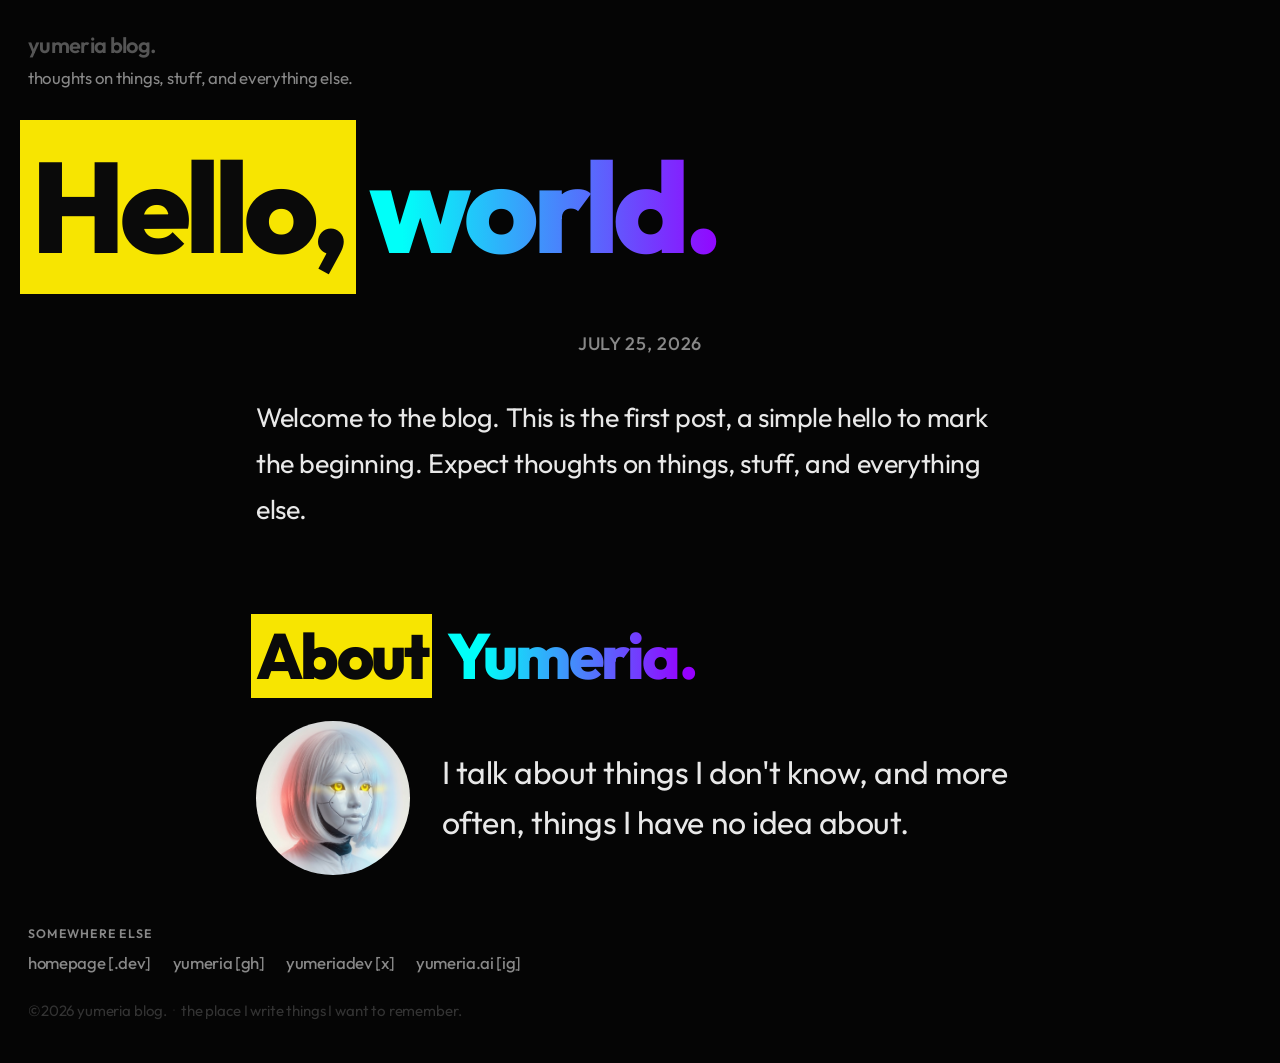
<file: posts/hello-world/index.html>
<!DOCTYPE html>
<html lang="en-us"><head>
  <meta charset="utf-8" />
  <meta name="viewport" content="width=device-width, initial-scale=1" />
  <meta http-equiv="X-UA-Compatible" content="IE=edge" /><meta name="theme-color" content="#f7e501" />
  <meta name="description" content="Welcome to the blog. This is the first post, a simple hello to mark the beginning. Expect thoughts on things, stuff, and everything else.
" />

  <title>Hello, world | yumeria blog.</title><meta property="og:site_name" content="yumeria blog." />
<meta property="og:title" content="Hello, world | yumeria blog." />
<meta property="og:description" content="Welcome to the blog. This is the first post, a simple hello to mark the beginning. Expect thoughts on things, stuff, and everything else.
" />
<meta property="og:type" content="article" />
<meta property="og:url" content="https://blog.yumeria.dev/posts/hello-world/" />
<meta property="og:locale" content="en_US" />
<meta property="og:image" content="https://blog.yumeria.dev/images/og.png" />
<meta property="og:image:width" content="1200" />
<meta property="og:image:height" content="630" />
<meta property="og:image:type" content="image/png" />
<meta property="og:image:alt" content="Hello, world | yumeria blog." />
<meta property="article:published_time" content="2026-07-25T00:00:00Z" />
<meta property="article:modified_time" content="2026-07-25T00:00:00Z" />
<meta property="article:author" content="Yumeria" />

<meta name="twitter:card" content="summary_large_image" />
<meta name="twitter:site" content="@yumeriadev" />
<meta name="twitter:title" content="Hello, world | yumeria blog." />
<meta name="twitter:description" content="Welcome to the blog. This is the first post, a simple hello to mark the beginning. Expect thoughts on things, stuff, and everything else.
" />
<meta name="twitter:image" content="https://blog.yumeria.dev/images/og.png" />
<meta name="twitter:image:alt" content="Hello, world | yumeria blog." />

<link rel="canonical" href="https://blog.yumeria.dev/posts/hello-world/" />
<script type="application/ld+json">{"@context":"https://schema.org","@type":"BlogPosting","author":{"@type":"Person","name":"Yumeria"},"dateModified":"2026-07-25T00:00:00Z","datePublished":"2026-07-25T00:00:00Z","description":"Welcome to the blog. This is the first post, a simple hello to mark the beginning. Expect thoughts on things, stuff, and everything else.\n","headline":"Hello, world","image":"https://blog.yumeria.dev/images/og.png","mainEntityOfPage":{"@id":"https://blog.yumeria.dev/posts/hello-world/","@type":"WebPage"},"publisher":{"@type":"Organization","name":"yumeria blog."},"url":"https://blog.yumeria.dev/posts/hello-world/"}</script><link rel="icon" href="/images/favicon-default.png" type="image/png" sizes="32x32" /><link rel="icon" href="/images/favicon-default.svg" type="image/svg+xml" /><link rel="apple-touch-icon" href="/images/apple-touch-icon.png" sizes="180x180" /><link rel="manifest" href="/manifest.webmanifest" /><link rel="stylesheet" href="/css/main.min.c9aea5657b9a21dc66a7f3eaf7074cfe5ba00f004b4acc1d2ff5f2d88cd97b2625f029d38220318e1a27fd1d69f763919653b5e275add8ced3277c53011a3023.css" integrity="sha512-ya6lZXuaIdxmp/Pq9wdM/lugDwBLSswdL/Xy2IzZeyYl8CnTgiAxjhon/R1p92ORllO14nWt2M7TJ3xTARowIw==" crossorigin="anonymous" />

  <style>
    :root {
      --accent: #f7e501;
      --gradient-from: #00fff9;
      --gradient-to: #9600ff;
      --accent-2: #00fff9;
      --accent-3: #9600ff;
    }
  </style>

  <script src="/js/gallery.js" defer></script>
  <script src="/js/lightbox.js" defer></script>
  <script src="/js/mermaid-init.js" defer></script>
</head>
<body class="theme-dark">
    <main class="page-content" aria-label="Content">
      <div class="site-shell">
<header class="site-header site-header--desc">
  <div class="site-header-brand"><div class="site-header-text"><p class="site-title"><a class="site-title-link" href="/">yumeria blog.</a></p><p class="site-description">thoughts on things, stuff, and everything else.</p></div>
  </div>
</header>


<article class="post">
  <header class="post-header">
    <h1 class="post-title is-static">
    <span class="post-title-first">Hello,</span><span class="post-title-rest"> world.</span></h1>
    <p class="post-meta"><time class="post-meta__date" datetime="2026-07-25T00:00:00Z">July 25, 2026</time></p>
  </header>

  

  <div class="post-content">
    <p>Welcome to the blog. This is the first post, a simple hello to mark the beginning. Expect thoughts on things, stuff, and everything else.</p>

  </div>

  <section class="post-author">
  <h2 class="post-author-heading">
    <span class="post-author-label">About</span>
    <span class="post-author-name">Yumeria.</span>
  </h2>
  <div class="post-author-card"><img
        class="post-author-avatar"
        src="/images/avatar.jpg"
        alt="Yumeria"
        width="192"
        height="192"
        loading="lazy"
        decoding="async"
      /><div class="post-author-meta"><p class="post-author-bio">I talk about things I don&#39;t know, and more often, things I have no idea about.</p></div>
  </div>
</section>
</article>

<div class="site-bottom">
  <section class="menu-section"><span class="menu-label">somewhere else</span><ul class="menu-row"><li><a href="https://yumeria.dev" target="_blank" rel="noopener noreferrer">homepage [.dev]</a>
</li><li><a href="https://github.com/yumeria" target="_blank" rel="noopener noreferrer">yumeria [gh]</a>
</li><li><a href="https://x.com/yumeriadev" target="_blank" rel="noopener noreferrer">yumeriadev [x]</a>
</li><li><a href="https://instagram.com/yumeria.ai" target="_blank" rel="noopener noreferrer">yumeria.ai [ig]</a>
</li></ul></section>
</div>

<footer class="site-footer">
    <p>&copy;2026
      yumeria blog.<span class="footer-sep">·</span>the place I write things I want to remember.</p>
  </footer></div>
    </main></body>
</html>
</file>
<file: css/main.min.c9aea5657b9a21dc66a7f3eaf7074cfe5ba00f004b4acc1d2ff5f2d88cd97b2625f029d38220318e1a27fd1d69f763919653b5e275add8ced3277c53011a3023.css>
@import 'https://fonts.googleapis.com/css2?family=Inter:opsz,wght@14..32,300..800&family=Outfit:wght@300..800&display=swap';:root{--bg:#f8f8f8;--text:#0c0c0c;--text-secondary:#999;--accent:#3b82f6;--gradient-from:#a78bfa;--gradient-to:#f472b6;--hover-first-text:#0a0a0a;--border:#e5e5e5;--footer-text:#bbb;--prose:#1a1a1a;--prose-muted:#666;--code-bg:#ececec;--ease-soft:cubic-bezier(0.33, 1, 0.68, 1);--hover-duration:0.55s;--read-measure:min(48rem, 100%);--post-title-size:clamp(2.6rem, 10vw, 10.5rem);--author-title-size:clamp(1.35rem, 5vw, 5.25rem);--prose-size:clamp(1.2rem, 0.85vw + 1rem, 1.85rem);--media-breakout:min(64rem, calc(100vw - 3.5rem))}::selection{background:var(--accent);color:#000}::-moz-selection{background:var(--accent);color:#000}@media(prefers-color-scheme:dark){:root{--bg:#050505;--text:#f0f0f0;--text-secondary:#555;--border:#181818;--footer-text:#333;--prose:#e8e8e8;--prose-muted:#888;--code-bg:#141414}}.theme-light{--bg:#f8f8f8;--text:#0c0c0c;--text-secondary:#999;--border:#e5e5e5;--footer-text:#bbb;--prose:#1a1a1a;--prose-muted:#666;--code-bg:#ececec}.theme-dark{--bg:#050505;--text:#f0f0f0;--text-secondary:#555;--border:#181818;--footer-text:#333;--prose:#e8e8e8;--prose-muted:#888;--code-bg:#141414}@media(prefers-color-scheme:dark){.theme-auto{--bg:#050505;--text:#f0f0f0;--text-secondary:#555;--border:#181818;--footer-text:#333;--prose:#e8e8e8;--prose-muted:#888;--code-bg:#141414}}@media(prefers-color-scheme:light){.theme-auto{--bg:#f8f8f8;--text:#0c0c0c;--text-secondary:#999;--border:#e5e5e5;--footer-text:#bbb;--prose:#1a1a1a;--prose-muted:#666;--code-bg:#ececec}}*,*::before,*::after{box-sizing:border-box;margin:0;padding:0}html{height:100%;-webkit-font-smoothing:antialiased;-moz-osx-font-smoothing:grayscale}body{font-family:outfit,inter,-apple-system,BlinkMacSystemFont,segoe ui,Roboto,Helvetica,Arial,sans-serif;font-size:16px;line-height:1.6;letter-spacing:-.015em;color:var(--text);background-color:var(--bg);min-height:100%;overflow-wrap:break-word;transition:background-color .25s ease,color .25s ease}.site-shell{width:100%;max-width:none;margin:0;padding:2rem 1.75rem 2.5rem;min-height:100vh;display:flex;flex-direction:column}.page-content{flex:1}.site-header{margin-bottom:clamp(2rem,4vw,3rem);flex-shrink:0}.site-header-brand{display:flex;flex-direction:row;align-items:stretch;gap:clamp(.85rem,1.8vw,1.35rem);max-width:100%;min-width:0}.site-header-text{display:flex;flex-direction:column;justify-content:center;min-width:0;flex:auto}.site-logo{flex:none;align-self:stretch;display:block;height:auto;min-height:100%;line-height:0;text-decoration:none;color:inherit;margin:0;padding:0}.site-logo-img{display:block;height:100%;width:auto;max-height:3.85rem;min-height:2.65rem;aspect-ratio:1/1;object-fit:contain;border-radius:0}.site-header--logo .site-header-brand{--header-stack-h:calc(clamp(1.2rem, 0.4vw + 1.05rem, 1.45rem) * 1.25)}.site-header--logo.site-header--desc .site-header-brand{--header-stack-h:calc(
    clamp(1.2rem, 0.4vw + 1.05rem, 1.45rem) * 1.25
    + 0.35rem
    + clamp(0.95rem, 0.25vw + 0.85rem, 1.1rem) * 1.55
  )}.site-header--logo .site-logo{height:var(--header-stack-h);width:var(--header-stack-h)}.site-header--logo .site-logo-img{width:100%;height:100%;max-height:none;min-height:0;aspect-ratio:auto}.site-title{font-family:outfit,inter,sans-serif;font-size:clamp(1.2rem,.4vw + 1.05rem,1.45rem);font-weight:600;letter-spacing:-.03em;color:var(--text-secondary);margin-bottom:0;line-height:1.25}.site-title-link{color:inherit;text-decoration:none;transition:color .25s ease}.site-title-link:hover{color:var(--text)}.site-description{font-family:outfit,inter,sans-serif;font-size:clamp(.95rem,.25vw + .85rem,1.1rem);font-weight:400;color:var(--prose-muted);line-height:1.55;letter-spacing:-.015em;margin-top:.35rem;max-width:36rem}a{color:var(--accent);text-decoration:none;transition:color .25s ease}.posts-section{margin-bottom:0;flex-shrink:0;overflow:visible}.posts-section .post-list{display:flex;flex-direction:column;list-style:none;padding:0;margin:0;gap:.05em;overflow:visible}.posts-section .post-list li{list-style:none;overflow:visible}.taxonomy-tags{flex:1 0 auto;width:100%;min-width:0;padding:.15rem 0 .5rem;overflow:visible}.visually-hidden{position:absolute;width:1px;height:1px;padding:0;margin:-1px;overflow:hidden;clip:rect(0,0,0,0);white-space:nowrap;border:0}.tag-cloud{display:flex;flex-wrap:wrap;align-items:baseline;justify-content:flex-start;gap:.35em .85em;list-style:none;margin:0;padding:0;overflow:visible}.tag-cloud__li{list-style:none;margin:0;padding:0;line-height:1.05;flex:initial;max-width:100%}.tag-cloud .post-title.tag-cloud__item{display:inline-block;max-width:100%;font-size:var(--tag-size,2.4rem);line-height:1.05;letter-spacing:-.045em;white-space:nowrap;padding-right:.2em;width:auto}.tag-cloud .post-title.tag-cloud__item:hover,.tag-cloud .post-title.tag-cloud__item:focus-visible{transform:translateY(-.04em)translateX(0)}.taxonomy-empty{flex:1 0 auto}.search-page{flex:1 0 auto;width:100%;min-width:0;display:flex;flex-direction:column;gap:0}.search-form{width:100%;margin:0;padding:0}.search-input{display:block;width:100%;max-width:none;margin:0;padding:0 .28em .04em 0;border:0;border-radius:0;outline:none;box-shadow:none;background:0 0;color:var(--text);font-family:outfit,inter,sans-serif;font-size:var(--post-title-size);font-weight:800;line-height:1.05;letter-spacing:-.045em;caret-color:var(--text);-webkit-appearance:none;appearance:none}.search-input:hover,.search-input:focus,.search-input:focus-visible{border:0;outline:none;box-shadow:none;background:0 0;color:var(--text)}.search-input::placeholder{color:var(--text);opacity:1;font-weight:800;letter-spacing:inherit}.search-input:focus::placeholder,.search-input:focus-visible::placeholder{color:transparent;opacity:0}.search-input::-webkit-search-decoration,.search-input::-webkit-search-cancel-button,.search-input::-webkit-search-results-button,.search-input::-webkit-search-results-decoration{-webkit-appearance:none;appearance:none;display:none}.search-status{display:block;width:100%;margin:.55em 0 clamp(1.5rem,3vw,2.5rem);padding:0;border:0;text-align:left;font-family:inherit;font-size:calc(var(--prose-size) * 1.55);font-weight:700;letter-spacing:-.035em;line-height:1.2;text-transform:none;color:var(--text);min-height:1.2em}.search-page .search-results{margin-top:0}.pagination{display:flex;flex-direction:column;align-items:flex-start;gap:.08em;margin-top:clamp(2rem,4vw,3.5rem);overflow:visible}.pagination .post-title,.pagination .pagination-link{font-size:var(--author-title-size);line-height:1.08;letter-spacing:-.045em}.post-title{display:block;font-family:outfit,inter,sans-serif;font-size:var(--post-title-size);font-weight:800;line-height:1.05;letter-spacing:-.045em;color:var(--text);text-decoration:none;overflow:visible;overflow-wrap:normal;word-break:normal;hyphens:none;padding-right:.28em;padding-bottom:.04em;transition:transform var(--hover-duration)var(--ease-soft)}.post-title::after{content:"";display:inline-block;width:.2em;height:0;vertical-align:baseline;pointer-events:none}a.post-title:focus-visible{outline:2px solid var(--accent);outline-offset:.08em}a.post-title:hover,a.post-title:focus-visible{transform:translateX(.12em)}.post-title-first{display:inline;position:relative;top:0;color:var(--text);background-color:initial;background-clip:padding-box;-webkit-box-decoration-break:clone;box-decoration-break:clone;padding:.04em .02em .06em;margin:0;border-radius:0;transition:color var(--hover-duration)var(--ease-soft),background-color var(--hover-duration)var(--ease-soft),padding var(--hover-duration)var(--ease-soft),margin var(--hover-duration)var(--ease-soft),top var(--hover-duration)var(--ease-soft)}.post-title-rest{display:inline;position:relative;top:0;color:var(--text);background-image:none;background-size:100% 100%;background-position:0;background-repeat:no-repeat;background-origin:padding-box;-webkit-text-fill-color:currentColor;-webkit-box-decoration-break:clone;box-decoration-break:clone;padding:.04em .22em .06em 0;transition:color calc(var(--hover-duration) + .08s)var(--ease-soft),-webkit-text-fill-color calc(var(--hover-duration) + .08s)var(--ease-soft),background-image 0s,top calc(var(--hover-duration) + .06s)var(--ease-soft)}.post-title-rest::after{content:"\00a0";display:inline;padding:0;letter-spacing:0;-webkit-text-fill-color:transparent;color:transparent;background:0 0}a.post-title:hover .post-title-first,a.post-title:focus-visible .post-title-first,.post-title.is-static .post-title-first{color:var(--hover-first-text);background-color:var(--accent);padding-left:.08em;padding-right:.1em;margin-left:-.06em;margin-right:-.04em;border-radius:0}a.post-title:hover .post-title-first,a.post-title:focus-visible .post-title-first{top:-.05em}a.post-title:hover .post-title-rest,a.post-title:focus-visible .post-title-rest,.post-title.is-static .post-title-rest{color:transparent;-webkit-text-fill-color:transparent;background-image:linear-gradient( 90deg,var(--gradient-from) 0%,var(--gradient-from) 12%,var(--gradient-to) 88%,var(--gradient-to) 100% );background-origin:padding-box;-webkit-background-clip:text;background-clip:text;-webkit-box-decoration-break:clone;box-decoration-break:clone;padding-right:.28em}a.post-title:hover .post-title-rest,a.post-title:focus-visible .post-title-rest{top:-.025em}a.post-title:hover .post-title-first:only-child,a.post-title:focus-visible .post-title-first:only-child,.post-title.is-static .post-title-first:only-child{color:var(--hover-first-text);background-color:var(--accent)}@media(prefers-reduced-motion:reduce){a.post-title,.post-title-first,.post-title-rest{transition-duration:.01ms}a.post-title:hover,a.post-title:focus-visible{transform:none}a.post-title:hover .post-title-first,a.post-title:focus-visible .post-title-first,a.post-title:hover .post-title-rest,a.post-title:focus-visible .post-title-rest{top:0}}.post{flex:1 0 auto;width:100%;min-width:0}.post-header{margin-bottom:2.25rem}.post-header .post-title{margin:0;padding-bottom:.12em;overflow:visible}.post-meta{display:block;position:relative;z-index:1;width:100%;max-width:var(--read-measure);margin-top:clamp(1.5rem,3vw,2.75rem);margin-inline:auto;padding-top:.15rem;font-family:outfit,inter,sans-serif;font-size:clamp(.95rem,.35vw + .85rem,1.15rem);font-weight:500;letter-spacing:.04em;text-transform:uppercase;color:var(--prose-muted);text-align:center;line-height:1.55}.post-meta__sep{margin:0 .15em;opacity:.55;font-weight:400}.post-meta__term{color:inherit;text-decoration:none;transition:color .2s ease}.post-meta__term:hover,.post-meta__term:focus-visible{color:var(--accent);outline:none}.post-date{display:block;width:100%;max-width:var(--read-measure);margin-top:clamp(1.5rem,3vw,2.75rem);margin-inline:auto;font-family:outfit,inter,sans-serif;font-size:clamp(.95rem,.35vw + .85rem,1.15rem);font-weight:500;letter-spacing:.04em;text-transform:uppercase;color:var(--prose-muted);text-align:center}.post-cover{margin:.75rem 0 clamp(2.5rem,4vw,3.5rem);width:100%;max-width:100%}.post-cover img{display:block;width:100%;max-width:min(100%,64rem);height:auto;margin-inline:auto;border-radius:0;object-fit:cover}.post-content figure:not(.gallery-image):not(.is-inline):not(.post-embed),.post-content .post-figure:not(.is-inline),.post-content p:has(>img.gallery-image:only-child){--_break:var(--media-breakout);width:var(--_break);max-width:var(--_break);margin-top:2.5rem;margin-bottom:2.5rem;margin-left:calc(50% - (var(--_break)/2));margin-right:calc(50% - (var(--_break)/2))}.post-content figure.is-inline,.post-content .post-figure.is-inline{width:100%;max-width:100%;margin-left:0;margin-right:0}.post-content figure:not(.gallery-image) img,.post-content .post-figure img,.post-content p>img.gallery-image:only-child{display:block;width:100%;max-width:100%;height:auto;margin-inline:auto;border-radius:0;object-fit:contain}.post-content figcaption{margin-top:.65rem;font-family:outfit,inter,sans-serif;font-size:clamp(.85rem,.3vw + .75rem,1rem);line-height:1.45;color:var(--prose-muted);text-align:center;max-width:var(--read-measure);margin-inline:auto}.post-content .gallery,.post-content .post-gallery{--_break:var(--media-breakout);width:var(--_break);max-width:var(--_break);margin-left:calc(50% - (var(--_break)/2));margin-right:calc(50% - (var(--_break)/2))}.post-content{width:100%;max-width:var(--read-measure);margin:0 auto;font-family:inherit;font-size:var(--prose-size);font-weight:400;line-height:1.72;color:var(--prose);letter-spacing:-.015em}.post-content>*+*{margin-top:1.25em}.post-content p{margin:0 0 1.6em}.post-content p:last-child{margin-bottom:0}.post-content br{line-height:inherit}.post-content h1,.post-content h2,.post-content h3,.post-content h4,.post-content h5,.post-content h6{font-family:inherit;font-weight:700;letter-spacing:-.035em;line-height:1.2;color:var(--text);margin-top:1.85em;margin-bottom:.5em}.post-content h1{font-size:1.75em}.post-content h2{font-size:1.55em}.post-content h3{font-size:1.28em}.post-content h4{font-size:1.1em}.post-content h5{font-size:1em;font-weight:650}.post-content h6{font-size:.92em;font-weight:600;text-transform:uppercase;letter-spacing:.06em;color:var(--prose-muted)}.post-content h1.post-heading-h1{font-weight:800;letter-spacing:-.04em;line-height:1.15;color:inherit;overflow:visible;padding-right:.28em;padding-bottom:.04em}.post-content h1.post-heading-h1 .post-title-first{color:var(--hover-first-text);background-color:var(--accent);background-clip:padding-box;-webkit-box-decoration-break:clone;box-decoration-break:clone;padding:.04em .1em .05em;margin:0 .06em 0 -.04em;border-radius:0}.post-content h1.post-heading-h1 .post-title-rest{-webkit-box-decoration-break:clone;box-decoration-break:clone;padding:.04em .28em .05em 0;background-image:linear-gradient( 90deg,var(--gradient-from) 0%,var(--gradient-from) 12%,var(--gradient-to) 88%,var(--gradient-to) 100% );background-size:100% 100%;background-origin:padding-box;-webkit-background-clip:text;background-clip:text;color:transparent;-webkit-text-fill-color:transparent}.post-content h1.post-heading-h1 .post-title-rest::after{content:"\00a0";-webkit-text-fill-color:transparent;color:transparent;background:0 0}.post-content a{color:var(--accent);text-decoration:underline;text-decoration-thickness:1px;text-underline-offset:.18em;text-decoration-color:color-mix(in srgb,var(--accent) 55%,transparent);transition:text-decoration-color .2s ease,color .2s ease}.post-content a:hover{text-decoration-color:var(--accent)}.post-content ul,.post-content ol{padding-left:1.25em}.post-content li+li{margin-top:.45em}.post-content ul ul,.post-content ol ol,.post-content ul ol,.post-content ol ul{margin-top:.4em}.post-content input[type=checkbox]{margin-right:.45em;transform:scale(1.1);accent-color:var(--accent)}.post-content blockquote,.post-content .post-quote{margin:1.75em 0;padding:.2em 0 .2em 1.15em;border-left:3px solid color-mix(in srgb,var(--accent) 70%,var(--border));color:var(--prose-muted);font-style:normal;font-weight:450}.post-content blockquote p+p,.post-content .post-quote-body p+p{margin-top:.75em}.post-content blockquote footer,.post-content .post-quote-footer{margin-top:.85em;font-size:.88em;color:var(--text-secondary);font-style:normal}.post-content .post-quote-author{color:var(--prose);font-weight:550}.post-content .post-quote-source{font-style:normal}.post-content .post-quote-source a{color:var(--accent)}.post-notice{margin:1.75em 0;padding:1.1em 1.2em;border-left:3px solid var(--border);background:color-mix(in srgb,var(--code-bg) 88%,transparent);border-radius:0 .35rem .35rem 0}.post-notice-title{font-family:outfit,inter,sans-serif;font-size:.78em;font-weight:700;letter-spacing:.08em;text-transform:uppercase;margin:0 0 .45em;color:var(--text)}.post-notice-body>*:first-child{margin-top:0}.post-notice-body>*:last-child{margin-bottom:0}.post-notice--note{border-left-color:var(--accent)}.post-notice--tip{border-left-color:var(--gradient-from)}.post-notice--important{border-left-color:var(--gradient-to)}.post-notice--warning{border-left-color:#f59e0b;background:color-mix(in srgb,#f59e0b 10%,var(--code-bg))}.post-notice--caution{border-left-color:#ef4444;background:color-mix(in srgb,#ef4444 10%,var(--code-bg))}.post-content hr{display:none}.post-content .table-wrap,.post-content table{width:100%}.post-content table{display:block;overflow-x:auto;border-collapse:collapse;margin:1.75em 0;font-size:.92em;line-height:1.5;letter-spacing:-.01em}.post-content th,.post-content td{padding:.7em .9em;border-bottom:1px solid var(--border);text-align:left;vertical-align:top}.post-content th{font-family:outfit,inter,sans-serif;font-weight:650;color:var(--text);border-bottom-color:color-mix(in srgb,var(--text) 22%,var(--border))}.post-content tr:last-child td{border-bottom:0}.post-content tbody tr:hover td{background:color-mix(in srgb,var(--code-bg) 70%,transparent)}.post-content abbr{text-decoration:underline dotted;cursor:help}.post-content sub,.post-content sup{font-size:.75em;line-height:0}.post-content kbd{font-family:ui-monospace,sf mono,Menlo,Consolas,monospace;font-size:.82em;padding:.12em .4em;border:1px solid var(--border);border-bottom-width:2px;border-radius:.25rem;background:var(--code-bg);color:var(--text);letter-spacing:0}.post-content mark{background:color-mix(in srgb,var(--accent) 45%,transparent);color:var(--hover-first-text);padding:.05em .2em}.post-content del{opacity:.7}.post-content .footnotes{margin-top:3em;padding-top:1.5em;border-top:1px solid var(--border);font-size:.88em;color:var(--prose-muted)}.post-content .footnotes ol{padding-left:1.2em}.post-content code{font-family:ui-monospace,sf mono,Menlo,Consolas,monospace;font-size:.92em;background:var(--code-bg);padding:.12em .35em;border-radius:.2em;letter-spacing:0;line-height:1.45}.post-content pre,.post-content .highlight,.post-content .highlight pre,.post-content .chroma{font-family:ui-monospace,sf mono,Menlo,Consolas,monospace;font-size:1em;line-height:1.55;letter-spacing:0}.post-content pre{margin:1.25em 0;padding:.9rem 1.1rem;background:var(--code-bg);overflow-x:auto;border-radius:.25rem;white-space:pre;tab-size:2;max-width:100%}.post-content pre code{display:block;background:0 0;padding:0;font-size:inherit;line-height:inherit;border-radius:0;white-space:inherit}.post-content .highlight{margin:1.25em 0;border-radius:.25rem;overflow-x:auto;background:var(--code-bg);max-width:100%}.post-content .highlight pre{margin:0;padding:.9rem 1.1rem;background:0 0;overflow-x:auto}.post-content .chroma .line{display:block;margin:0;padding:0;border:0;line-height:inherit;white-space:pre}.post-content .chroma .cl{display:inline;margin:0;padding:0;border:0}.post-content .chroma table{border-spacing:0;border-collapse:collapse;width:auto;margin:0;font-size:inherit;line-height:inherit}.post-content .chroma td{padding:0;vertical-align:top;line-height:inherit}.post-content .chroma .lntd{padding-right:1em;user-select:none}.post-content .youtube,.post-content iframe[src*=youtube],.post-content iframe[src*="youtu.be"]{display:block;width:100%;max-width:100%;aspect-ratio:16/9;height:auto;min-height:12rem;border:0;margin:1.75em 0;background:var(--code-bg)}.post-content div:has(>iframe[src*=youtube]),.post-content div:has(>iframe[src*="youtu.be"]){position:relative;width:100%;margin:1.75em 0;aspect-ratio:16/9;background:var(--code-bg)}.post-content div:has(>iframe[src*=youtube]) iframe,.post-content div:has(>iframe[src*="youtu.be"]) iframe{position:absolute;inset:0;width:100%;height:100%;margin:0;min-height:0}.post-content .mermaid{margin:2em 0;padding:1.25rem;background:var(--code-bg);border-radius:.35rem;overflow-x:auto;text-align:center}.post-content .mermaid svg{max-width:100%;height:auto}.post-content figure.post-embed{display:flex;flex-direction:column;align-items:center;justify-content:flex-start;width:100%!important;max-width:100%!important;margin:2.25em 0!important;margin-left:0!important;margin-right:0!important;padding:0;border:0;background:0 0;overflow:visible;text-align:center}.post-content .post-embed>*{margin-left:auto!important;margin-right:auto!important}.post-content .post-embed>blockquote{margin:0 auto!important;border:0!important;padding:.75rem 0!important;background:0 0!important;color:var(--prose-muted);font-family:outfit,inter,sans-serif;font-size:.95em;line-height:1.5;max-width:100%;text-align:center}.post-content .post-embed>blockquote a{color:var(--accent);text-decoration:none;font-weight:500}.post-content .post-embed>blockquote a:hover{text-decoration:underline;text-underline-offset:.15em}.post-content .post-embed iframe,.post-content .post-embed twitter-widget,.post-content .post-embed .twitter-tweet,.post-content .post-embed .twitter-tweet-rendered{margin-left:auto!important;margin-right:auto!important;max-width:min(550px,100%)!important;float:none!important}.post-content .post-embed--x{width:100%}.post-content .post-embed--instagram{width:100%}.post-content .post-embed--instagram .instagram-embed-frame{display:block;width:min(400px,100%);max-width:100%;min-height:480px;height:640px;border:0;border-radius:.25rem;margin:0 auto;background:var(--code-bg);overflow:hidden}.post-content .post-embed .instagram-media,.post-content .post-embed .instagram-media-rendered{margin:0 auto!important;min-width:0!important;max-width:min(540px,100%)!important;width:100%!important;background:0 0!important;border:0!important;box-shadow:none!important;float:none!important}.post-content .post-embed-fallback{margin:.65rem 0 0;font-size:.85em;color:var(--prose-muted);text-align:center}.post-content .post-embed-fallback a{color:var(--accent);text-decoration:none;font-weight:500}.post-content .post-embed-fallback a:hover{text-decoration:underline;text-underline-offset:.15em}.chroma{background:0 0;color:var(--text)}.chroma .ln{color:var(--text-secondary);margin-right:1em;padding-right:1em}.chroma .lnd{color:var(--text-secondary)}.chroma .k{color:var(--accent-2)}.chroma .kc{color:var(--accent-2)}.chroma .kd{color:var(--accent-2)}.chroma .kn{color:var(--accent-2)}.chroma .kp{color:var(--accent-2)}.chroma .kr{color:var(--accent-2)}.chroma .kt{color:var(--accent-2)}.chroma .n{color:var(--text)}.chroma .na{color:var(--accent)}.chroma .nb{color:var(--accent)}.chroma .nc{color:var(--accent)}.chroma .no{color:var(--accent)}.chroma .nd{color:var(--accent)}.chroma .ni{color:var(--text)}.chroma .ne{color:var(--accent-3)}.chroma .nf{color:var(--accent)}.chroma .nl{color:var(--accent)}.chroma .nn{color:var(--accent)}.chroma .nx{color:var(--text)}.chroma .py{color:var(--text)}.chroma .nt{color:var(--accent-2)}.chroma .nv{color:var(--text)}.chroma .vc{color:var(--text)}.chroma .vg{color:var(--text)}.chroma .vi{color:var(--text)}.chroma .l{color:var(--accent-3)}.chroma .ld{color:var(--accent-3)}.chroma .s{color:var(--accent-3)}.chroma .sa{color:var(--accent-3)}.chroma .sb{color:var(--accent-3)}.chroma .sc{color:var(--accent-3)}.chroma .dl{color:var(--accent-3)}.chroma .sd{color:var(--accent-3)}.chroma .s2{color:var(--accent-3)}.chroma .se{color:var(--accent-3)}.chroma .sh{color:var(--accent-3)}.chroma .si{color:var(--accent-3)}.chroma .sx{color:var(--accent-3)}.chroma .sr{color:var(--accent-3)}.chroma .s1{color:var(--accent-3)}.chroma .ss{color:var(--accent-3)}.chroma .o{color:var(--text-secondary)}.chroma .ow{color:var(--accent)}.chroma .p{color:var(--text-secondary)}.chroma .c{color:var(--text-secondary);font-style:italic}.chroma .ch{color:var(--text-secondary);font-style:italic}.chroma .cm{color:var(--text-secondary);font-style:italic}.chroma .cp{color:var(--text-secondary);font-style:italic}.chroma .cpf{color:var(--text-secondary);font-style:italic}.chroma .c1{color:var(--text-secondary);font-style:italic}.chroma .cs{color:var(--text-secondary);font-style:italic}.chroma .gi{color:#0a0}.chroma .gd{color:#e00}.chroma .ge{font-style:italic}.chroma .gs{font-weight:700}.lightbox-trigger{cursor:zoom-in;display:block}.lightbox-trigger img{display:block;width:100%;transition:opacity .2s}.lightbox-trigger:hover img{opacity:.85}.lightbox-hidden{display:none!important}.lightbox-overlay{position:fixed;inset:0;z-index:999;display:flex;align-items:center;justify-content:center}.lightbox-backdrop{position:absolute;inset:0;background:rgba(0,0,0,.85);backdrop-filter:blur(6px)}.lightbox-content{position:relative;display:flex;align-items:center;justify-content:center;max-width:92vw;max-height:92vh}.lightbox-img{display:block;max-width:100%;max-height:85vh;object-fit:contain;border-radius:0;box-shadow:0 4px 40px rgba(0,0,0,.4)}.lightbox-close{position:absolute;top:-2.5rem;right:0;background:0 0;border:none;color:#fff;font-size:2rem;cursor:pointer;line-height:1;opacity:.7;transition:opacity .15s}.lightbox-close:hover{opacity:1}.lightbox-prev,.lightbox-next{position:absolute;top:50%;transform:translateY(-50%);background:0 0;border:none;color:#fff;font-size:3rem;cursor:pointer;line-height:1;opacity:.5;transition:opacity .15s;padding:.5rem}.lightbox-prev:hover,.lightbox-next:hover{opacity:1}.lightbox-prev{left:-3.5rem}.lightbox-next{right:-3.5rem}.lightbox-caption{position:absolute;bottom:-2rem;left:0;right:0;text-align:center;color:rgba(255,255,255,.7);font-size:.9rem;margin:0}@media(max-width:600px){.lightbox-prev{left:.5rem}.lightbox-next{right:.5rem}}.post-content .gallery,.post-content .post-gallery{display:flex;flex-wrap:wrap;justify-content:center;gap:.55rem;margin-top:1.75em;margin-bottom:1.75em}.post-content .gallery figure.gallery-image,.post-content .post-gallery figure.gallery-image,.post-content figure.gallery-image{margin:0;position:relative;overflow:hidden;min-width:0}.post-content .gallery .image-link,.post-content .gallery .lightbox-trigger,.post-content .post-gallery .image-link{display:block;width:100%;height:100%;cursor:zoom-in}.post-content .gallery img,.post-content .post-gallery img,.post-content figure.gallery-image img{display:block;width:100%;height:100%;max-width:none;object-fit:cover;margin:0;transition:opacity .2s ease}.post-content .gallery.gallery--solo{display:block;width:var(--media-breakout);max-width:var(--media-breakout);margin-left:calc(50% - (var(--media-breakout)/2));margin-right:calc(50% - (var(--media-breakout)/2))}.post-content .gallery.gallery--solo figure.gallery-image{width:100%;max-width:100%;overflow:visible}.post-content .gallery.gallery--solo .image-link,.post-content .gallery.gallery--solo .lightbox-trigger{height:auto}.post-content .gallery.gallery--solo img{width:100%;max-width:100%;height:auto;object-fit:contain;margin-inline:auto}.post-content .gallery.gallery--solo figcaption{display:block;margin-top:.65rem;text-align:center;color:var(--prose-muted);font-size:clamp(.85rem,.3vw + .75rem,1rem)}.post-content .gallery a:hover img,.post-content .post-gallery a:hover img{opacity:.88}.post-content .gallery:not(.gallery--solo) figcaption,.post-content .post-gallery:not(.gallery--solo) figcaption,.post-content figure.gallery-image:not(.gallery-image--solo) figcaption{display:none}.post-content .post-gallery:not(:has(figure.gallery-image)){display:grid;grid-template-columns:repeat(auto-fill,minmax(min(100%,220px),1fr));gap:.55rem}@media(max-width:600px){.post-content .gallery,.post-content .post-gallery{gap:.4rem}}.post-author{width:100%;max-width:var(--read-measure);margin-top:clamp(4rem,7vw,7rem);margin-inline:auto;padding-top:0}.post-author-heading{display:block;margin:0 0 clamp(1.25rem,2.5vw,2rem);font-family:outfit,inter,sans-serif;font-size:var(--author-title-size);font-weight:800;line-height:1.05;letter-spacing:-.04em}.post-author-label{display:inline;color:var(--hover-first-text);background-color:var(--accent);padding:.02em .08em .04em;margin:0 .12em 0 -.08em;border-radius:0;-webkit-box-decoration-break:clone;box-decoration-break:clone}.post-author-name{display:inline;-webkit-box-decoration-break:clone;box-decoration-break:clone;padding:.02em .22em .04em 0;background-image:linear-gradient( 90deg,var(--gradient-from) 0%,var(--gradient-from) 12%,var(--gradient-to) 88%,var(--gradient-to) 100% );background-size:100% 100%;background-origin:padding-box;-webkit-background-clip:text;background-clip:text;color:transparent;-webkit-text-fill-color:transparent}.post-author-name::after{content:"\00a0";-webkit-text-fill-color:transparent;color:transparent;background:0 0}.post-author-card{display:flex;align-items:center;gap:clamp(1.15rem,2.5vw,2rem)}.post-author-avatar{flex-shrink:0;width:clamp(5.5rem,12vw,11rem);height:clamp(5.5rem,12vw,11rem);border-radius:50%;object-fit:cover;background:var(--code-bg)}.post-author-meta{min-width:0;flex:1}.post-author-bio{font-family:inherit;font-size:max(1rem,calc(var(--author-title-size)/2));font-weight:400;line-height:1.55;letter-spacing:-.015em;color:var(--prose);margin:0}.site-bottom{margin-top:auto;padding-top:clamp(2.25rem,4vw,3.25rem);flex-shrink:0}.menu-section{margin-bottom:1.35rem}.menu-section:last-child{margin-bottom:0}.menu-section .menu-label{display:block;font-family:outfit,inter,sans-serif;font-size:clamp(.7rem,.15vw + .65rem,.8rem);font-weight:600;text-transform:uppercase;letter-spacing:.1em;color:var(--prose-muted);margin-bottom:.5rem;line-height:1.3}.menu-row{display:flex;gap:1.35rem;align-items:center;flex-wrap:wrap;list-style:none;padding:0;margin:0}.menu-row li{list-style:none}.menu-row li a{font-family:outfit,inter,sans-serif;font-size:clamp(.95rem,.25vw + .85rem,1.1rem);font-weight:450;letter-spacing:-.02em;color:var(--prose-muted);line-height:1.55;display:inline-block;transition:color .25s ease,transform .3s var(--ease-soft)}.menu-row li a:hover{color:var(--accent);transform:translateX(2px)}.site-footer{margin-top:1.5rem;padding-top:0;flex-shrink:0}.site-footer p{font-family:outfit,inter,sans-serif;font-size:clamp(.85rem,.2vw + .78rem,.95rem);font-weight:400;letter-spacing:-.01em;line-height:1.5;color:var(--footer-text)}.footer-sep{margin:0 .4em;opacity:.4}.not-found{flex:1 0 auto;display:flex;flex-direction:column;justify-content:center;width:100%;min-width:0;padding:clamp(1rem,4vw,3rem)0 clamp(2rem,5vw,4rem)}.not-found-hero{margin-bottom:clamp(1.5rem,3vw,2.5rem)}.not-found-hero .post-title{margin:0}.not-found-body{width:100%;max-width:var(--read-measure);margin-inline:auto;text-align:center}.not-found-lead{font-family:outfit,inter,sans-serif;font-size:var(--prose-size);font-weight:400;line-height:1.65;letter-spacing:-.015em;color:var(--prose-muted);margin:0 0 1.5rem}.not-found-actions{margin:0}.not-found-home{display:inline-block;font-family:outfit,inter,sans-serif;font-size:clamp(1.2rem,.55vw + 1.05rem,1.55rem);font-weight:450;letter-spacing:-.02em;line-height:1.5;color:var(--prose-muted);text-decoration:none;transition:color .25s ease,transform .3s var(--ease-soft)}.not-found-home:hover{color:var(--accent);transform:translateX(3px)}@media(max-width:800px){.site-shell{padding:1.35rem 1.1rem 2rem}:root{--post-title-size:clamp(2.35rem, 11vw, 8.5rem);--author-title-size:clamp(1.2rem, 5.5vw, 4.25rem);--prose-size:clamp(1.15rem, 3.6vw, 1.45rem)}.post-meta,.post-date{margin-top:clamp(1.35rem,5vw,2rem)}.site-bottom{padding-top:2rem}.menu-section{margin-bottom:.9rem}.menu-row{gap:.75rem}}
</file>
